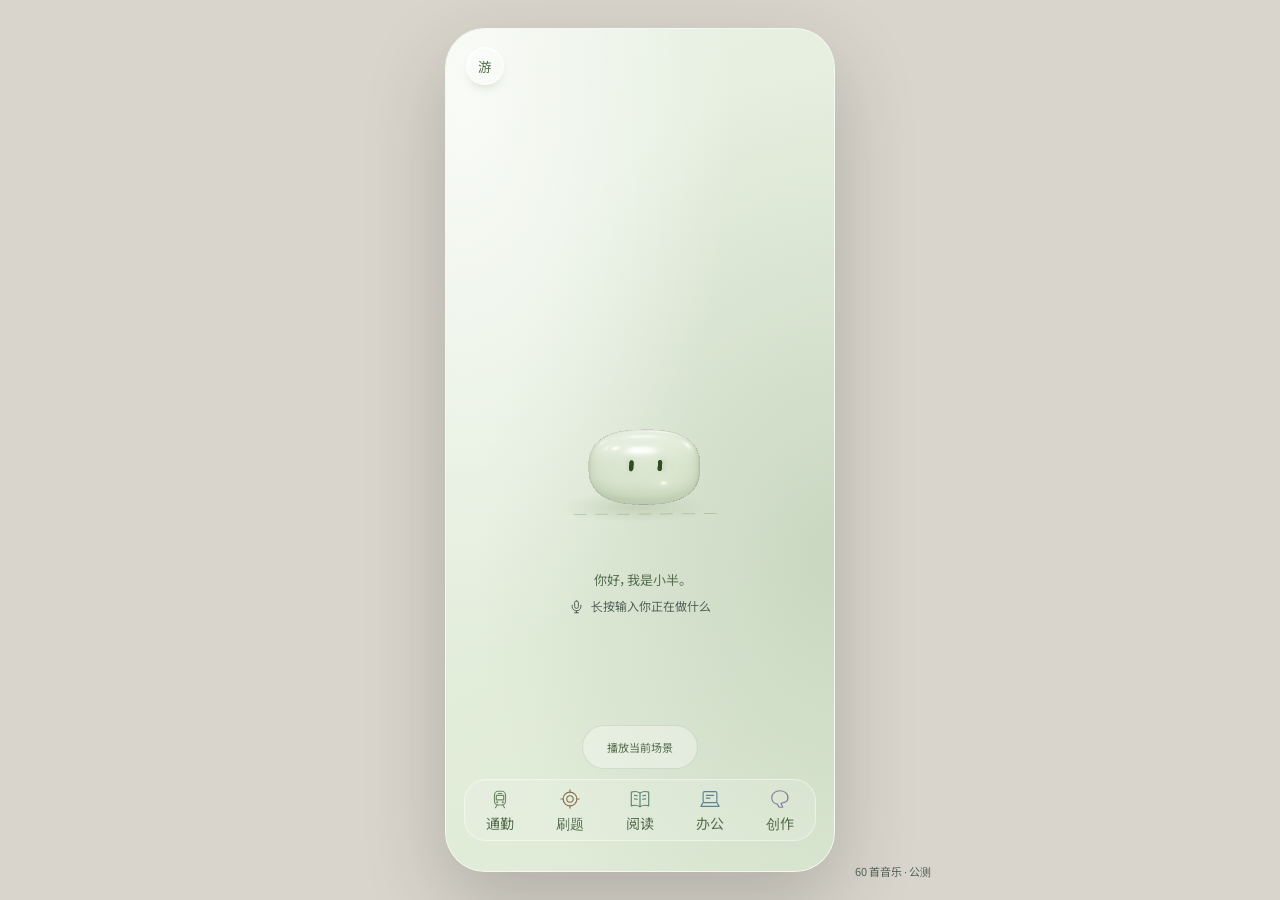
<file: index.html>
<!doctype html>
<html lang="zh-CN">
<head>
<meta charset="utf-8" />
<meta name="viewport" content="width=device-width, initial-scale=1.0, viewport-fit=cover" />
<title>半拍 BANPAI · 公开体验</title>
<style>html[data-starting] body { opacity: 0; pointer-events: none; }</style>
<script>
  document.documentElement.setAttribute('data-starting', '');
  // Deferred modules and styles finish before the first visible frame.
  document.addEventListener('DOMContentLoaded', () => {
    document.documentElement.removeAttribute('data-starting');
  }, {once:true});
</script>
<style>
  * { box-sizing: border-box; -webkit-tap-highlight-color: transparent; }
  :root {
    --ink: #202523;
    --muted: #6c7a70;
    --line: rgba(32,37,35,.10);
    --paper: #e3f0e7;
    --accent: #5f8471;
    --accent-deep: #476b58;
    --accent-soft: #d9ebdf;
    --glow: rgba(158,203,177,.5);
    --radius: 22px;
    --font: 'Yuanti SC', YouYuan, 'Segoe UI Rounded', 'PingFang SC', 'Microsoft YaHei', sans-serif;
  }
  html, body { margin: 0; height: 100%; }
  body {
    display: flex; align-items: center; justify-content: center;
    background: #d9d5cc; font-family: var(--font); color: var(--ink);
    -webkit-font-smoothing: antialiased;
    overflow: hidden;
  }
  button, input { font-family: inherit; }
  button { border: 0; background: none; color: inherit; padding: 0; cursor: pointer; }
  .phone {
    position: relative; width: 390px; max-width: 390px; height: 844px; max-height: 100dvh;
    background: var(--paper); overflow: hidden;
    border-radius: 40px; box-shadow: 0 30px 80px rgba(30,36,32,.22);
    border: 1px solid rgba(255,255,255,.55);
    transition: background .5s ease;
  }
  @media (max-width: 430px), (max-height: 860px) {
    .phone { width: 100%; height: 100dvh; border-radius: 0; border: 0; box-shadow: none; }
  }
  .phone[data-theme="study"] { --paper:#e3f0e7; --glow:rgba(158,203,177,.5); --accent:#5f8471; --accent-deep:#476b58; --accent-soft:#d9ebdf; }
  .phone[data-theme="office"] { --paper:#e1edf4; --glow:rgba(160,197,216,.5); --accent:#5f8393; --accent-deep:#476876; --accent-soft:#d8e9f0; }
  .phone[data-theme="focus"] { --paper:#f4ebdd; --glow:rgba(224,196,160,.5); --accent:#8c7253; --accent-deep:#6d573d; --accent-soft:#eddeca; }
  .phone[data-theme="commute"] { --paper:#e8f0e2; --glow:rgba(186,210,172,.5); --accent:#718a68; --accent-deep:#566d4e; --accent-soft:#dfebd6; }
  .phone[data-theme="relax"] { --paper:#f5e9e3; --glow:rgba(224,190,174,.5); --accent:#947563; --accent-deep:#75594a; --accent-soft:#eddcd2; }
  .phone[data-theme="sleep"] { --paper:#e7e8f1; --glow:rgba(172,178,204,.5); --accent:#79839b; --accent-deep:#5d677f; --accent-soft:#dcddea; }
  .screen {
    position: absolute; inset: 0; display: none; flex-direction: column;
    background:
      radial-gradient(120% 58% at 84% 0%, rgba(255,255,255,.4), rgba(255,255,255,0) 62%),
      radial-gradient(90% 55% at 8% 100%, var(--glow), rgba(255,255,255,0) 70%),
      linear-gradient(175deg, color-mix(in srgb, var(--paper) 88%, #fff) 0%, var(--paper) 100%);
    animation: fade .25s ease both;
  }
  .screen.is-active { display: flex; }
  @keyframes fade { from { opacity: 0; transform: translateY(4px); } to { opacity: 1; transform: none; } }
  .scroll { flex: 1 1 auto; min-height: 0; overflow-y: auto; scrollbar-width: none; }
  .scroll::-webkit-scrollbar { display: none; }

  /* ---------- 通用 ---------- */
  .icon { width: 18px; height: 18px; display: inline-block; vertical-align: middle; }
  .top { display: flex; align-items: center; justify-content: space-between; padding: 18px 20px 6px; }
  .avatar {
    width: 38px; height: 38px; border-radius: 50%; display: grid; place-items: center;
    background: rgba(255,255,255,.5); border: 1px solid var(--line); color: var(--accent-deep);
  }
  .device {
    display: inline-flex; align-items: center; gap: 6px; padding: 7px 10px;
    border-radius: 999px; background: rgba(255,255,255,.42); border: 1px solid var(--line);
    color: var(--muted); font-size: 10px;
  }
  .dot { width: 6px; height: 6px; border-radius: 50%; background: #6f8776; }
  .back {
    width: 36px; height: 36px; border-radius: 50%; border: 1px solid var(--line);
    background: rgba(255,255,255,.45); display: grid; place-items: center; color: var(--muted);
  }
  .center-title { text-align: center; font-size: 11px; color: var(--muted); letter-spacing: .08em; }
  .pill { display: inline-flex; align-items: center; gap: 5px; padding: 4px 9px; border-radius: 999px; background: var(--accent-soft); color: var(--accent-deep); font-size: 9px; }
  .muted { color: var(--muted); }
  .btn-primary {
    width: 100%; height: 46px; border-radius: 999px; background: var(--accent); color: #fff;
    font-size: 13px; font-weight: 500; display: flex; align-items: center; justify-content: center; gap: 8px;
  }
  .btn-ghost { height: 40px; border-radius: 999px; border: 1px solid var(--line); background: rgba(255,255,255,.45); font-size: 11px; color: var(--muted); }
  .toast {
    position: absolute; left: 50%; bottom: 92px; transform: translate(-50%, 8px);
    background: rgba(32,37,35,.88); color: #f4f1e9; font-size: 10px; padding: 9px 14px;
    border-radius: 999px; opacity: 0; pointer-events: none; transition: .22s; z-index: 99; white-space: nowrap;
  }
  .toast.show { opacity: 1; transform: translate(-50%, 0); }

  /* ---------- 登录 ---------- */
  #screen-login { padding: 26px 22px 18px; justify-content: space-between; overflow-y: auto; } #screen-login > div { width: 100%; }
  .brand { display: flex; align-items: center; gap: 10px; margin-top: 18px; }
  .brand-mark { display: inline-flex; align-items: flex-end; gap: 2px; width: 38px; height: 38px; padding-bottom: 12px; justify-content: center; border-radius: 50%; border: 1px solid var(--line); background: rgba(255,255,255,.5); }
  .brand-mark i { width: 2px; border-radius: 2px; background: var(--accent); display: block; }
  .brand-mark i:nth-child(1){height:9px} .brand-mark i:nth-child(2){height:16px} .brand-mark i:nth-child(3){height:11px}
  .brand b { display: block; font-size: 14px; letter-spacing: .08em; font-weight: 600; }
  .brand small { display: block; font-size: 8px; letter-spacing: .3em; color: var(--muted); margin-top: 2px; }
  .login-hero { margin-top: 34px; }
  .login-hero h1 { font-size: 32px; line-height: 1.3; font-weight: 500; margin: 0; letter-spacing: -.02em; }
  .login-hero h1 span { display: block; color: #78857d; }
  .login-hero p { margin: 12px 0 0; font-size: 11px; line-height: 1.7; color: var(--muted); }
  .auth-tabs { display: flex; gap: 20px; margin-top: 26px; font-size: 13px; color: var(--muted); }
  .auth-tabs button { padding-bottom: 6px; border-bottom: 2px solid transparent; }
  .auth-tabs button.active { color: var(--ink); border-color: var(--accent); font-weight: 500; }
  .auth-form { margin-top: 16px; display: flex; flex-direction: column; gap: 10px; width: 100%; } .auth-form[hidden] { display: none !important; }
  .auth-form input { height: 44px; border-radius: 14px; border: 1px solid var(--line); background: rgba(255,255,255,.5); padding: 0 13px; font-size: 12px; color: var(--ink); outline: none; }
  .auth-form input:focus { border-color: var(--accent); }
  .auth-code { display: flex; gap: 8px; }
  .auth-code input { flex: 1; }
  .auth-code button { flex: 0 0 96px; border-radius: 14px; border: 1px solid var(--line); background: rgba(255,255,255,.45); font-size: 10px; color: var(--muted); }
  .auth-agree { display: flex; gap: 8px; align-items: flex-start; font-size: 9px; color: var(--muted); line-height: 1.6; }
  .auth-agree input { margin-top: 2px; accent-color: var(--accent); }
  .auth-alt { text-align: center; font-size: 9px; color: var(--muted); margin-top: 14px; }
  .wechat-btn { background: #07c160; color: #fff; }
  .login-foot { text-align: center; font-size: 8px; color: var(--muted); }

  /* ---------- 新手教程 ---------- */
  #screen-onboard { padding: 22px 24px; justify-content: space-between; }
  .onboard-top { display: flex; justify-content: flex-end; }
  .skip { font-size: 11px; color: var(--muted); padding: 6px 4px; }
  .onboard-visual { height: 300px; border-radius: 28px; margin-top: 12px; position: relative; overflow: hidden; background: linear-gradient(160deg, rgba(255,255,255,.55), var(--accent-soft)); border: 1px solid var(--line); display: grid; place-items: center; }
  .onboard-visual .ring { width: 190px; height: 190px; border-radius: 50%; border: 1px solid rgba(95,132,113,.3); display: grid; place-items: center; }
  .onboard-visual .ring::before { content: ""; position: absolute; width: 130px; height: 130px; border: 1px solid rgba(95,132,113,.2); border-radius: 50%; }
  .onboard-visual .orb { width: 70px; height: 70px; border-radius: 50%; background: var(--accent); opacity: .85; animation: breathe 7s ease-in-out infinite; }
  @keyframes breathe { 0%,100%{transform:scale(.92);opacity:.6} 50%{transform:scale(1.06);opacity:.9} }
  .onboard-copy h2 { font-size: 25px; line-height: 1.35; font-weight: 500; margin: 20px 0 0; }
  .onboard-copy p { margin: 10px 0 0; font-size: 11px; line-height: 1.8; color: var(--muted); }
  .dots { display: flex; gap: 6px; margin-top: 14px; }
  .dots i { width: 5px; height: 5px; border-radius: 50%; background: rgba(32,37,35,.18); display: block; transition: .2s; }
  .dots i.active { width: 18px; border-radius: 99px; background: var(--accent); }
  .onboard-actions { display: flex; gap: 10px; }
  .onboard-actions .btn-primary { flex: 1; }

  /* ---------- 主界面 ---------- */
  .main-body { padding: 8px 22px 100px; }
  .greeting { margin-top: 18px; font-size: 30px; line-height: 1.35; font-weight: 500; letter-spacing: -.02em; }
  .greeting span { display: block; color: #78857d; }
  .status {
    display: flex; align-items: center; gap: 9px; margin-top: 18px; padding: 12px 14px;
    border-radius: 18px; background: rgba(255,255,255,.4); border: 1px solid var(--line);
    font-size: 10px; color: var(--muted);
  }
  .status b { color: var(--ink); font-size: 17px; font-weight: 500; }
  .status .tag { padding: 4px 8px; border-radius: 999px; background: var(--accent-soft); color: var(--accent-deep); font-size: 9px; }
  .status .arrow { margin-left: auto; color: var(--muted); }
  .section-title { margin: 26px 0 10px 2px; font-size: 10px; letter-spacing: .16em; color: var(--muted); }
  .rail { display: flex; gap: 9px; }
  .rec-card {
    flex: 0 0 26%; min-height: 88px; padding: 10px; border-radius: 16px;
    border: 1px solid var(--line); background: rgba(255,255,255,.32);
    display: flex; flex-direction: column; justify-content: space-between; text-align: left;
  }
  .rec-card.primary { flex-basis: 42%; min-height: 98px; background: var(--accent-soft); border-color: color-mix(in srgb, var(--accent) 30%, transparent); }
  .rec-card .cap { display: flex; justify-content: space-between; align-items: center; font-size: 8px; color: var(--muted); }
  .rec-card .name { font-size: 15px; font-weight: 500; }
  .rec-card.primary .name { font-size: 21px; }
  .rec-card .arrow { color: var(--muted); }
  .main-dock { position: absolute; left: 0; right: 0; bottom: 0; padding: 12px 22px calc(16px + env(safe-area-inset-bottom, 0px)); background: linear-gradient(180deg, rgba(255,255,255,0), var(--paper) 55%); }
  .play-entry { display: flex; align-items: center; gap: 11px; width: 100%; padding: 11px 14px; border-radius: 999px; background: var(--ink); color: #f7f4ed; text-align: left; box-shadow: 0 12px 26px rgba(32,37,35,.16); }
  .play-entry .icon-wrap { width: 32px; height: 32px; border-radius: 50%; display: grid; place-items: center; background: rgba(255,255,255,.12); }
  .play-entry b { display: block; font-size: 12px; font-weight: 500; }
  .play-entry small { display: block; margin-top: 2px; font-size: 8px; color: rgba(247,244,237,.6); }
  .play-entry .go { margin-left: auto; }

  /* ---------- 播放 ---------- */
  #screen-player { color: var(--ink); }
  .player-top { padding: 16px 18px 4px; display: flex; align-items: center; justify-content: space-between; }
  .player-top .center { text-align: center; }
  .player-top .center small { display: block; font-size: 8px; letter-spacing: .18em; color: var(--muted); }
  .player-top .center b { display: block; margin-top: 3px; font-size: 11px; font-weight: 500; }
  .player-stage { flex: 1 1 auto; min-height: 0; display: flex; flex-direction: column; align-items: center; justify-content: center; padding: 6px 24px 16px; }
  .player-orb { width: 238px; height: 238px; border-radius: 50%; border: 1px solid color-mix(in srgb, var(--accent) 28%, transparent); display: grid; place-items: center; position: relative; margin-bottom: 18px; }
  .player-orb::before { content: ""; position: absolute; width: 172px; height: 172px; border-radius: 50%; border: 1px solid color-mix(in srgb, var(--accent) 18%, transparent); }
  .player-orb::after { content: ""; position: absolute; width: 104px; height: 104px; border-radius: 50%; background: radial-gradient(circle at 50% 40%, rgba(255,255,255,.65), var(--accent-soft)); box-shadow: 0 18px 40px rgba(50,70,60,.16); animation: breathe 6s ease-in-out infinite; }
  .player-orb .wave { width: 52px; height: 22px; display: flex; align-items: center; justify-content: center; gap: 3px; z-index: 1; }
  .player-orb .wave i { width: 3px; border-radius: 99px; background: var(--accent); animation: wave 1.6s ease-in-out infinite; }
  .player-orb .wave i:nth-child(1){height:8px} .player-orb .wave i:nth-child(2){height:16px;animation-delay:.1s} .player-orb .wave i:nth-child(3){height:22px;animation-delay:.2s} .player-orb .wave i:nth-child(4){height:14px;animation-delay:.3s} .player-orb .wave i:nth-child(5){height:7px;animation-delay:.4s}
  @keyframes wave { 0%,100%{transform:scaleY(.7)} 50%{transform:scaleY(1.15)} }
  .player-title { font-size: 25px; line-height: 1.35; text-align: center; font-weight: 500; margin: 0; }
  .player-meta { margin: 6px 0 0; text-align: center; font-size: 9px; color: var(--muted); }
  .player-tags { display: flex; gap: 5px; justify-content: center; margin-top: 10px; }
  .player-tags span { padding: 5px 9px; border-radius: 999px; background: rgba(255,255,255,.4); border: 1px solid var(--line); font-size: 8px; color: var(--muted); }
  .player-dock { padding: 0 24px calc(18px + env(safe-area-inset-bottom, 0px)); }
  .progress { display: flex; align-items: center; gap: 8px; font-size: 8px; color: var(--muted); }
  .progress .track { flex: 1; height: 2px; background: rgba(32,37,35,.16); border-radius: 999px; position: relative; }
  .progress .track i { position: absolute; left: 0; top: 0; bottom: 0; width: 28%; border-radius: 999px; background: var(--accent); }
  .controls { display: flex; align-items: center; justify-content: center; gap: 26px; margin-top: 16px; }
  .like { width: 48px; height: 48px; border-radius: 50%; border: 1px solid var(--line); background: rgba(255,255,255,.45); display: grid; place-items: center; color: var(--muted); }
  .like.liked { color: #b06f5d; background: rgba(255,255,255,.65); }
  .play-big { width: 72px; height: 72px; border-radius: 50%; background: var(--ink); color: #f7f4ed; display: grid; place-items: center; box-shadow: 0 16px 36px rgba(32,37,35,.22); }
  .player-hint { text-align: center; font-size: 8px; color: var(--muted); margin: 16px 0 0; }
  .adjust-link { display: block; margin: 10px auto 0; font-size: 9px; color: var(--muted); text-decoration: underline; text-underline-offset: 3px; }

  /* ---------- 调节 ---------- */
  #screen-adjust { background: var(--paper); }
  .adjust-head { padding: 16px 20px 0; display: flex; justify-content: space-between; align-items: flex-start; }
  .adjust-head h2 { margin: 6px 0 0; font-size: 22px; font-weight: 500; }
  .adjust-head p { margin: 0; font-size: 9px; color: var(--muted); }
  .adjust-body { padding: 16px 20px 28px; }
  .adjust-group { border-top: 1px solid var(--line); padding: 16px 0; }
  .adjust-group:first-child { border-top: 0; padding-top: 4px; }
  .group-head { display: flex; align-items: baseline; justify-content: space-between; margin-bottom: 12px; }
  .group-head b { font-size: 13px; font-weight: 500; }
  .group-head span { font-size: 8px; color: var(--muted); }
  .energy-value { display: flex; justify-content: space-between; font-size: 10px; color: var(--muted); margin-bottom: 10px; }
  .energy-value b { color: var(--ink); font-size: 12px; }
  .energy-slider { width: 100%; height: 30px; accent-color: var(--accent); cursor: pointer; }
  .style-chips { display: flex; flex-wrap: wrap; gap: 7px; }
  .style-chips button { padding: 8px 11px; border-radius: 999px; border: 1px solid var(--line); background: rgba(255,255,255,.42); font-size: 9px; color: var(--muted); }
  .style-chips button.on { background: var(--accent); border-color: var(--accent); color: #fff; }
  .adjust-row { display: flex; align-items: center; justify-content: space-between; padding: 13px 0; border-top: 1px solid var(--line); }
  .adjust-row:first-of-type { border-top: 0; }
  .adjust-row .txt b { display: block; font-size: 11px; font-weight: 500; }
  .adjust-row .txt span { display: block; margin-top: 2px; font-size: 8px; color: var(--muted); }
  .switch { width: 42px; height: 24px; border-radius: 999px; background: #d9d5cc; position: relative; flex-shrink: 0; }
  .switch::after { content: ""; position: absolute; left: 2px; top: 2px; width: 20px; height: 20px; border-radius: 50%; background: #fff; transition: .2s; }
  .switch.on { background: var(--accent); }
  .switch.on::after { transform: translateX(18px); }
  .fav-head { display: flex; align-items: center; justify-content: space-between; margin-bottom: 8px; }
  .fav-head b { font-size: 13px; font-weight: 500; }
  .fav-head span { font-size: 8px; color: var(--muted); }
  .fav-list { border-top: 1px solid var(--line); }
  .fav-item { display: flex; align-items: center; gap: 10px; padding: 11px 0; border-bottom: 1px solid var(--line); }
  .fav-item .no { font-size: 8px; color: var(--muted); width: 16px; }
  .fav-item .body { flex: 1; min-width: 0; }
  .fav-item b { display: block; font-size: 10px; font-weight: 500; }
  .fav-item span { display: block; margin-top: 2px; font-size: 8px; color: var(--muted); }
  .expand { width: 100%; padding: 10px 0; font-size: 9px; color: var(--accent); text-align: center; }
  .fav-extra { display: none; }
  .fav-extra.open { display: block; }

  /* ---------- 我的 ---------- */
  #screen-profile { background: var(--paper); }
  .profile-body { padding: 8px 20px 28px; }
  .profile-head { display: flex; align-items: center; gap: 12px; margin-top: 12px; }
  .profile-avatar { width: 58px; height: 58px; border-radius: 50%; display: grid; place-items: center; background: var(--accent-deep); color: #fff; font-size: 18px; }
  .profile-head b { display: block; font-size: 17px; font-weight: 500; }
  .profile-head span { display: block; margin-top: 3px; font-size: 9px; color: var(--muted); }
  .stats { display: grid; grid-template-columns: repeat(3, 1fr); gap: 8px; margin-top: 18px; }
  .stat { background: rgba(255,255,255,.4); border: 1px solid var(--line); border-radius: 14px; padding: 10px; }
  .stat b { display: block; font-size: 17px; font-weight: 500; }
  .stat span { display: block; margin-top: 2px; font-size: 8px; color: var(--muted); }
  .sub-card { display: flex; align-items: center; gap: 10px; margin-top: 12px; padding: 12px 14px; border-radius: 16px; background: var(--accent-soft); color: var(--accent-deep); }
  .sub-card .txt { flex: 1; }
  .sub-card b { display: block; font-size: 10px; font-weight: 500; }
  .sub-card span { display: block; margin-top: 2px; font-size: 8px; opacity: .8; }
  .sub-card button { padding: 7px 10px; border-radius: 999px; background: rgba(255,255,255,.6); color: var(--accent-deep); font-size: 8px; }
  .p-block { margin-top: 22px; }
  .p-head { display: flex; align-items: baseline; justify-content: space-between; margin-bottom: 8px; }
  .p-head b { font-size: 13px; font-weight: 500; }
  .p-head button { font-size: 9px; color: var(--accent); }
  .p-list { border-top: 1px solid var(--line); }
  .p-item { display: flex; align-items: center; gap: 10px; padding: 10px 0; border-bottom: 1px solid var(--line); }
  .p-item .cover { width: 30px; height: 30px; border-radius: 9px; background: var(--accent-soft); display: grid; place-items: center; font-size: 10px; color: var(--accent-deep); }
  .p-item .txt { flex: 1; min-width: 0; }
  .p-item b { display: block; font-size: 10px; font-weight: 500; white-space: nowrap; overflow: hidden; text-overflow: ellipsis; }
  .p-item span { display: block; margin-top: 2px; font-size: 8px; color: var(--muted); }
  .p-item .play { width: 22px; height: 22px; border-radius: 50%; border: 1px solid var(--line); display: grid; place-items: center; color: var(--muted); }
  .p-extra { display: none; }
  .p-extra.open { display: block; }
  .settings { margin-top: 22px; border-top: 1px solid var(--line); }
  .setting-row { display: flex; align-items: center; justify-content: space-between; padding: 14px 0; border-bottom: 1px solid var(--line); font-size: 11px; color: var(--ink); }
  .setting-row span { color: var(--muted); font-size: 9px; }
  .logout { margin-top: 22px; color: #9c6f5c; font-size: 10px; text-align: center; padding: 10px; }
  .screen { overflow-y: auto; overflow-x: hidden; -webkit-overflow-scrolling: touch; }
  .preview-nav {
    position: fixed; right: 16px; top: 16px; z-index: 999; display: flex; align-items: center; gap: 4px;
    background: rgba(30,36,32,.78); color: #f4f1e9; padding: 6px 8px; border-radius: 999px;
    backdrop-filter: blur(10px); font-size: 10px;
  }
  .preview-nav span { opacity: .6; margin: 0 4px; }
  .preview-nav button { color: #f4f1e9; font-size: 10px; padding: 4px 7px; border-radius: 999px; }
  .preview-nav button:hover { background: rgba(255,255,255,.12); }
  @media (max-width: 760px) { .preview-nav { display: none; } }
  /* 状态选择整页 */
  #screen-scenes { background: var(--paper); }
  .scenes-body { padding: 18px 20px 28px; }
  .scenes-body h1 { margin: 18px 0 4px; font-size: 26px; font-weight: 500; line-height: 1.4; }
  .scenes-body > p { margin: 0 0 18px; font-size: 10px; color: var(--muted); }
  .scene-grid { display: grid; grid-template-columns: 1fr 1fr; gap: 10px; }
  .scene-tile { min-height: 108px; padding: 13px; border-radius: 18px; border: 1px solid var(--line); text-align: left; display: flex; flex-direction: column; justify-content: space-between; }
  .scene-tile .ico { width: 28px; height: 28px; border-radius: 50%; display: grid; place-items: center; background: rgba(255,255,255,.5); color: var(--accent-deep); font-size: 13px; }
  .scene-tile b { display: block; font-size: 17px; font-weight: 500; }
  .scene-tile span { display: block; margin-top: 3px; font-size: 8px; color: var(--muted); }
  .profile-avatar { display: flex !important; align-items: center; justify-content: center; line-height: 1 !important; overflow: hidden; color: #fff !important; font-size: 18px !important; margin: 0 !important; }
  .player-stage { touch-action: none; }
  .player-orb .pulse { position: absolute; border: 1px solid color-mix(in srgb, var(--accent) 22%, transparent); border-radius: 50%; animation: pulseRing 5s ease-out infinite; }
  .player-orb .pulse.p1 { width: 160px; height: 160px; }
  .player-orb .pulse.p2 { width: 208px; height: 208px; animation-delay: 2.5s; }
  @keyframes pulseRing { 0% { transform: scale(.62); opacity: .65; } 100% { transform: scale(1.28); opacity: 0; } }
  /* 场景搜索 */
  .scene-search { display: flex; align-items: center; gap: 9px; height: 44px; padding: 0 13px; margin: 0 0 12px; border: 1px solid var(--line); border-radius: 14px; background: rgba(255,255,255,.5); color: var(--muted); }
  .scene-search input { flex: 1; min-width: 0; border: 0; outline: none; background: transparent; color: var(--ink); font-size: 12px; }
  .scene-search input::placeholder { color: var(--faint); }
  .scene-search .clear { width: 20px; height: 20px; border-radius: 50%; background: var(--accent-soft); color: var(--muted); font-size: 12px; }
  .scene-recent { display: none !important; }
  .scene-recent p { margin: 0 0 7px 2px; font-size: 8px; letter-spacing: .12em; color: var(--faint); }
  .scene-recent .chips { display: flex; flex-wrap: wrap; gap: 6px; }
  .scene-recent button { padding: 6px 10px; border-radius: 999px; border: 1px solid var(--line); background: rgba(255,255,255,.4); font-size: 9px; color: var(--muted); }
  .scene-custom { display: flex; align-items: center; gap: 9px; padding: 11px 12px; margin: 0 0 12px; border: 1px solid var(--accent); border-radius: 14px; background: var(--accent-soft); color: var(--accent-deep); font-size: 10px; }
  .scene-custom span { flex: 1; }
  .scene-custom button { padding: 6px 10px; border-radius: 999px; background: var(--accent-deep); color: #fff; font-size: 8px; }
  .scene-empty { font-size: 10px; color: var(--muted); padding: 8px 2px 14px; }
  .player-canvas { position: absolute; inset: 0; width: 100%; height: 100%; z-index: 0; pointer-events: none; opacity: .8; }
  #screen-player .player-top, #screen-player .player-stage, #screen-player .player-dock { position: relative; z-index: 1; }
  [hidden] { display: none !important; }
  .scene-custom[hidden], .scene-empty[hidden], .scene-recent[hidden] { display: none !important; }
  .states-entry { display: flex; align-items: center; justify-content: center; gap: 6px; width: 100%; margin: 18px 0 0; padding: 11px; border-radius: 999px; border: 1px solid var(--line); background: rgba(255,255,255,.32); color: var(--muted); font-size: 10px; }
  .states-entry span { color: var(--accent); }
  .player-orb .wave { position: absolute !important; left: 50% !important; top: 50% !important; transform: translate(-50%, -50%) !important; z-index: 2; }
  .status, .device { cursor: pointer; }
  /* 身体状态详情 */
  #screen-status { background: var(--paper); }
  .status-body { padding: 8px 20px 28px; }
  .status-hero { margin-top: 16px; padding: 18px; border-radius: 24px; background: rgba(255,255,255,.42); border: 1px solid var(--line); }
  .status-hero .cap { display: flex; align-items: center; justify-content: space-between; font-size: 9px; color: var(--muted); }
  .status-hero .cap span:last-child { color: var(--accent); }
  .status-nums { display: flex; align-items: flex-end; gap: 24px; margin-top: 18px; }
  .status-num b { display: block; font-size: 38px; line-height: 1; font-weight: 500; letter-spacing: -.04em; }
  .status-num span { display: block; margin-top: 5px; font-size: 8px; color: var(--muted); }
  .status-num small { font-size: 11px; color: var(--muted); margin-left: 3px; }
  .status-chart { height: 82px; margin-top: 20px; display: flex; align-items: flex-end; gap: 4px; border-bottom: 1px solid var(--line); }
  .status-chart i { flex: 1; border-radius: 4px 4px 0 0; background: var(--accent-soft); display: block; }
  .status-chart i:nth-child(odd) { background: color-mix(in srgb, var(--accent) 40%, var(--accent-soft)); }
  .chart-caption { display: flex; justify-content: space-between; margin-top: 6px; font-size: 8px; color: var(--muted); }
  .metric-grid { display: grid; grid-template-columns: 1fr 1fr; gap: 8px; margin-top: 22px; }
  .metric { padding: 12px; border-radius: 16px; border: 1px solid var(--line); background: rgba(255,255,255,.32); }
  .metric b { display: block; font-size: 19px; font-weight: 500; }
  .metric span { display: block; margin-top: 3px; font-size: 8px; color: var(--muted); }
  .device-card { display: flex; align-items: center; gap: 10px; margin-top: 18px; padding: 13px; border-radius: 16px; background: var(--accent-soft); }
  .device-card .txt { flex: 1; }
  .device-card b { display: block; font-size: 10px; font-weight: 500; color: var(--accent-deep); }
  .device-card span { display: block; margin-top: 2px; font-size: 8px; color: var(--muted); }
  .status-note { margin-top: 12px; font-size: 8px; color: var(--muted); line-height: 1.7; }
  /* 搜索全屏 */
  #screen-search { background: var(--paper); }
  .search-head { display: flex; align-items: center; justify-content: space-between; padding: 16px 20px 0; }
  .search-head b { font-size: 13px; font-weight: 500; }
  .search-head button { font-size: 11px; color: var(--accent); }
  .search-input-wrap { display: flex; align-items: center; gap: 10px; margin: 20px 20px 0; padding: 0 0 13px; border-bottom: 1px solid var(--line); color: var(--muted); }
  .search-input-wrap input { flex: 1; border: 0; outline: 0; background: transparent; font-size: 19px; color: var(--ink); }
  .search-input-wrap input::placeholder { color: var(--faint); }
  .search-content { padding: 20px 20px 30px; overflow-y: auto; }
  .search-section { margin-top: 22px; }
  .search-section:first-child { margin-top: 0; }
  .search-section > p { margin: 0 0 8px 2px; font-size: 9px; color: var(--faint); letter-spacing: .1em; }
  .search-row { display: flex; align-items: center; gap: 12px; padding: 12px 0; border-bottom: 1px solid var(--line); text-align: left; width: 100%; }
  .search-row .ico { width: 34px; height: 34px; border-radius: 50%; border: 1px solid var(--line); background: rgba(255,255,255,.5); display: grid; place-items: center; color: var(--accent-deep); font-size: 13px; flex: 0 0 34px; }
  .search-row .txt { flex: 1; min-width: 0; }
  .search-row b { display: block; font-size: 13px; font-weight: 500; }
  .search-row span { display: block; margin-top: 3px; font-size: 8px; color: var(--muted); }
  .search-row .go { color: var(--muted); font-size: 13px; }
  .search-empty { font-size: 10px; color: var(--muted); padding: 12px 0; }
  .search-custom { display: flex; align-items: center; justify-content: space-between; gap: 10px; margin-top: 14px; padding: 12px; border: 1px solid var(--line); border-radius: 14px; background: rgba(255,255,255,.4); font-size: 9px; color: var(--muted); }
  .search-custom button { padding: 7px 10px; border-radius: 999px; background: var(--accent-deep); color: #fff; font-size: 8px; }
  /* 播放键绝对水平居中 */
  .controls { position: relative; height: 72px; display: flex; align-items: center; justify-content: center; }
  .play-big { position: absolute; left: 50%; top: 50%; transform: translate(-50%, -50%); }
  .like { position: absolute; left: 50%; top: 50%; transform: translate(calc(-50% - 92px), -50%); }
</style>
<script type="importmap">{"imports":{"three":"./assets/three/three.module.js"}}</script><style>.preview-nav{display:none!important}#public-start{display:block;margin:0 auto 8px;min-height:44px;padding:6px 24px;border-radius:24px;background:#ffffff54;color:var(--accent-deep)}</style></head>
<body>
<link rel="icon" href="data:,">
<nav class="preview-nav" aria-label="预览页面切换">
  <span>预览</span>
  <button data-preview="login">登录</button>
  <button data-preview="onboard">教程</button><button data-preview="scenes">状态</button><button data-preview="status">身体</button><button data-preview="search">搜索</button>
  <button data-preview="main">主界面</button>
  <button data-preview="player">播放</button>
  <button data-preview="adjust">调节</button>
  <button data-preview="profile">我的</button>
</nav>
<div class="phone" id="phone" data-theme="commute">

  <!-- 登录 / 注册 -->
  <section class="screen" id="screen-login">
    <div>
      <div class="brand">
        <span class="brand-mark"><i></i><i></i><i></i></span>
        <span><b>半拍</b><small>BANPAI</small></span>
      </div>
      <div class="login-hero">
        <h1>把声音<br /><span>交给此刻的场景。</span></h1>
        <p>选一个状态，半拍会根据场景、时间与身体数据，给你一组更合适的背景音乐。</p>
      </div>

      <div class="auth-tabs">
        <button class="active" data-auth="login">登录</button>
        <button data-auth="register">注册</button>
      </div>

      <form class="auth-form" id="login-form">
        <input type="tel" placeholder="手机号（登录 UI 预留）" aria-label="手机号" />
        <div class="auth-code">
          <input type="text" placeholder="验证码" aria-label="验证码" />
          <button type="button" class="code-btn">获取验证码</button>
        </div>
        <label class="auth-agree">
          <input type="checkbox" checked />
          <span>我已阅读并同意《用户协议》与《隐私政策》</span>
        </label>
        <button type="submit" class="btn-primary">登录</button>
      </form>

      <form class="auth-form" id="register-form" hidden>
        <input type="text" placeholder="昵称" aria-label="昵称" />
        <input type="tel" placeholder="手机号" aria-label="注册手机号" />
        <div class="auth-code">
          <input type="text" placeholder="验证码" aria-label="注册验证码" />
          <button type="button" class="code-btn">获取验证码</button>
        </div>
        <label class="auth-agree">
          <input type="checkbox" checked />
          <span>我已阅读并同意《用户协议》与《隐私政策》</span>
        </label>
        <button type="submit" class="btn-primary">注册并开始</button>
      </form>

      <button class="btn-primary wechat-btn" id="wechat-login" style="margin-top:12px">微信一键登录（接口预留）</button>
      <p class="auth-alt">登录 / 注册接口已预留，不接真实微信服务</p>
    </div>
    <p class="login-foot">BANPAI · 场景音乐助手</p>
  </section>

  <!-- 首次使用教程 -->
  <section class="screen" id="screen-onboard">
    <div class="onboard-top"><button class="skip" id="onboard-skip">跳过</button></div>
    <div>
      <div class="onboard-visual">
        <span class="ring"><span class="orb"></span></span>
      </div>
      <div class="onboard-copy">
        <h2 id="onboard-title">先选一个<br />此刻的状态。</h2>
        <p id="onboard-desc">学习、办公、通勤、放松……半拍会按你正在做的事，给出一组不打扰的背景音乐。</p>
      </div>
      <div class="dots" id="onboard-dots"><i class="active"></i><i></i><i></i></div>
    </div>
    <div class="onboard-actions">
      <button class="btn-ghost" id="onboard-prev" style="flex:0 0 90px">上一步</button>
      <button class="btn-primary" id="onboard-next">下一步</button>
    </div>
  </section>

  <!-- 主界面 -->
  <section class="screen" id="screen-main" tabindex="0" aria-label="首页，左右滑动进入播放，上滑选择状态">
    <div class="top">
      <button class="avatar" id="open-profile" aria-label="打开个人中心">游</button>
      <span class="device" id="open-device" role="button" tabindex="0" aria-label="查看设备与身体状态"><span class="dot"></span>手环 02 · 76%</span>
    </div>
    <div class="scroll main-body">
      <h1 class="greeting">晚上好。<span>此刻，把声音交给场景。</span></h1>
      <div class="status" id="open-status" role="button" tabindex="0" aria-label="查看身体状态">
        <span class="tag">平稳</span>
        <span>心率 <b id="hr-value">71</b> <small>bpm</small></span>
        <span style="opacity:.3">|</span>
        <span>呼吸 <b id="resp-value">13.7</b> <small>次/分</small></span>
        <span class="arrow">›</span>
      </div>


      <p class="section-title">此刻适合</p>
      <div class="rail">
<button class="rec-card" data-scene="commute"><svg class="scene-symbol" viewBox="0 0 24 24" fill="none" stroke="currentColor" stroke-width="1.4"><path d="M5 7h14v11H5z M8 18l-2 4m10-4 2 4M8 11h8"/></svg><span class="name">通勤</span></button><button class="rec-card" data-scene="focus"><svg class="scene-symbol" viewBox="0 0 24 24" fill="none" stroke="currentColor" stroke-width="1.4"><path d="m5 19 3-8L17 2l5 5-9 9zM8 11l5 5"/></svg><span class="name">刷题</span></button><button class="rec-card" data-scene="reading"><svg class="scene-symbol" viewBox="0 0 24 24" fill="none" stroke="currentColor" stroke-width="1.4"><path d="M12 5C8 2 4 3 2 4v15c4-2 7-1 10 1 3-2 6-3 10-1V4c-4-2-7-1-10 1v15"/></svg><span class="name">阅读</span></button><button class="rec-card" data-scene="office"><svg class="scene-symbol" viewBox="0 0 24 24" fill="none" stroke="currentColor" stroke-width="1.4"><path d="M4 4h16v13H4zM1 21h22l-3-4H4z"/></svg><span class="name">办公</span></button><button class="rec-card" data-scene="creative"><svg class="scene-symbol" viewBox="0 0 24 24" fill="none" stroke="currentColor" stroke-width="1.4"><path d="M12 3a8 8 0 0 0-8 12c2 2 4 1 5 3 1 3 5 4 7 1l-2-3c-1-2 4-1 5-3A8 8 0 0 0 12 3z"/></svg><span class="name">创作</span></button></div>
            <p style="margin:16px 0 0;text-align:center;font-size:8px;color:var(--muted)">左滑进入播放 · 点击下方查看全部状态</p>
      <button class="states-entry" id="open-scenes">查看全部状态 <span>→</span></button>
    </div>
  </section>

  <!-- 状态选择 -->
  <section class="screen" id="screen-scenes">
    <div class="top">
      <button class="back" id="scenes-back" aria-label="返回">
        <svg class="icon" viewBox="0 0 24 24" fill="none" stroke="currentColor" stroke-width="1.8"><path d="M14.5 6.5L9 12l5.5 5.5"/></svg>
      </button>
      <div class="center-title">选择状态</div>
      <span style="width:36px"></span>
    </div>
    <div class="scroll scenes-body">
      <h1>此刻，<br />想进入哪种状态？</h1>
      <p>所有状态都可以直接进入 · 上滑/返回可回到主界面</p>
      <label class="scene-search">
        <svg class="icon" viewBox="0 0 24 24" fill="none" stroke="currentColor" stroke-width="1.6"><circle cx="11" cy="11" r="7"/><path d="M16.5 16.5L21 21"/></svg>
        <input id="scene-search" type="text" maxlength="200" enterkeyhint="done" placeholder="说说你此刻在做什么" aria-label="输入此刻状态" />
        <button type="button" class="clear" id="scene-search-clear" aria-label="清空">×</button>
      </label>
      <div class="scene-recent" id="scene-recent"></div>
      <div class="scene-custom" id="scene-custom" hidden><span id="scene-custom-label"></span><button type="button" id="scene-custom-play">用这个状态开始</button></div>
      <div class="scene-empty" id="scene-empty" hidden>没有匹配的状态，直接使用上面的自定义状态。</div>
      <div class="scene-grid">
<button class="scene-tile" data-scene-theme="commute"><span class="ico"><svg viewBox="0 0 24 24" fill="none" stroke="currentColor" stroke-width="1.4"><path d="M5 7h14v11H5z M8 18l-2 4m10-4 2 4M8 11h8"/></svg></span><span><b>通勤</b><span>移动中 · 柔和过渡</span></span></button><button class="scene-tile" data-scene-theme="focus"><span class="ico"><svg viewBox="0 0 24 24" fill="none" stroke="currentColor" stroke-width="1.4"><path d="m5 19 3-8L17 2l5 5-9 9zM8 11l5 5"/></svg></span><span><b>刷题</b><span>逐题推进</span></span></button><button class="scene-tile" data-scene-theme="reading"><span class="ico"><svg viewBox="0 0 24 24" fill="none" stroke="currentColor" stroke-width="1.4"><path d="M12 5C8 2 4 3 2 4v15c4-2 7-1 10 1 3-2 6-3 10-1V4c-4-2-7-1-10 1v15"/></svg></span><span><b>阅读</b><span>安静翻页</span></span></button><button class="scene-tile" data-scene-theme="office"><span class="ico"><svg viewBox="0 0 24 24" fill="none" stroke="currentColor" stroke-width="1.4"><path d="M4 4h16v13H4zM1 21h22l-3-4H4z"/></svg></span><span><b>办公</b><span>收束杂念</span></span></button><button class="scene-tile" data-scene-theme="creative"><span class="ico"><svg viewBox="0 0 24 24" fill="none" stroke="currentColor" stroke-width="1.4"><path d="M12 3a8 8 0 0 0-8 12c2 2 4 1 5 3 1 3 5 4 7 1l-2-3c-1-2 4-1 5-3A8 8 0 0 0 12 3z"/></svg></span><span><b>创作</b><span>让灵感展开</span></span></button>
      </div>
    </div>
  </section>

  <!-- 身体状态 -->
  <section class="screen" id="screen-status">
    <div class="top">
      <button class="back" id="status-back" aria-label="返回" onclick="show('screen-main')"><svg class="icon" viewBox="0 0 24 24" fill="none" stroke="currentColor" stroke-width="1.8"><path d="M14.5 6.5L9 12l5.5 5.5"/></svg></button>
      <div class="center-title">身体状态</div>
      <span style="width:36px"></span>
    </div>
    <div class="scroll status-body">
      <div class="status-hero">
        <div class="cap"><span>今日 · 实时</span><span>手环 02 已连接</span></div>
        <div class="status-nums">
          <div class="status-num"><b>71</b><span>心率 · bpm</span></div>
          <div class="status-num"><b>13.7</b><span>呼吸 · 次/分</span></div>
        </div>
        <div class="status-chart" aria-hidden="true"><i style="height:34%"></i><i style="height:46%"></i><i style="height:42%"></i><i style="height:55%"></i><i style="height:49%"></i><i style="height:62%"></i><i style="height:58%"></i><i style="height:53%"></i><i style="height:66%"></i><i style="height:60%"></i><i style="height:48%"></i><i style="height:44%"></i><i style="height:39%"></i><i style="height:51%"></i><i style="height:57%"></i><i style="height:50%"></i><i style="height:46%"></i><i style="height:42%"></i></div>
        <div class="chart-caption"><span>09:00</span><span>现在</span></div>
      </div>
      <div class="metric-grid">
        <div class="metric"><b>98%</b><span>血氧 SpO₂</span></div>
        <div class="metric"><b>48 ms</b><span>HRV · 演示</span></div>
        <div class="metric"><b>平稳</b><span>当前状态</span></div>
        <div class="metric"><b>76%</b><span>设备电量</span></div>
      </div>
      <div class="device-card"><span style="font-size:18px">◉</span><span class="txt"><b>半拍手环 02</b><span>已连接 · 数据仅用于音乐适配</span></span><span>›</span></div>
      <p class="status-note">这些数据用于判断此刻更适合舒缓还是更有推动的声音，不构成医疗诊断或建议。若身体不适，请先休息。</p>
      <button class="btn-ghost" style="width:100%;margin-top:18px" onclick="show('screen-main')">返回主界面</button>
    </div>
  </section>

  <!-- 全屏搜索 -->
  <section class="screen" id="screen-search">
    <div class="search-head"><b>搜索</b><button id="search-cancel" onclick="show('screen-scenes')">取消</button></div>
    <div class="search-input-wrap">
      <svg class="icon" viewBox="0 0 24 24" fill="none" stroke="currentColor" stroke-width="1.6"><circle cx="11" cy="11" r="7"/><path d="M16.5 16.5L21 21"/></svg>
      <input id="global-search" type="search" placeholder="你的日程安排是什么？" aria-label="搜索你的日程安排" />
    </div>
    <div class="scroll search-content" id="search-content"></div>
  </section>

  <!-- 播放 -->
  <section class="screen" id="screen-player">
    <canvas class="player-canvas" id="player-canvas" aria-hidden="true"></canvas>
    <div class="player-top">
      <button class="back" id="player-back" aria-label="返回">
        <svg class="icon" viewBox="0 0 24 24" fill="none" stroke="currentColor" stroke-width="1.8"><path d="M14.5 6.5L9 12l5.5 5.5"/></svg>
      </button>
      
      <button class="back" id="player-more" aria-label="偏好设置" onclick="show('screen-adjust')">
        <svg class="icon" viewBox="0 0 24 24" fill="currentColor"><circle cx="6" cy="12" r="1.3"/><circle cx="12" cy="12" r="1.3"/><circle cx="18" cy="12" r="1.3"/></svg>
      </button>
    </div>
    <div class="player-stage">
      <div class="player-orb">
        <span class="pulse p1"></span>
        <span class="pulse p2"></span>
        <span class="wave"><i></i><i></i><i></i><i></i><i></i></span>
      </div>
      <h1 class="player-title">经过的城市</h1>
      <p class="player-meta">半拍声音实验室 · 4 分钟</p>
      <div class="player-tags"><span>轻电子</span><span>通勤</span><span>模拟播放</span></div>
    </div>
    <div class="player-dock">
      <div class="progress"><span>00:12</span><span class="track"><i></i></span><span>04:18</span></div>
      <div class="controls">
        <button class="like" id="like-btn" aria-label="喜欢">
          <svg class="icon" viewBox="0 0 24 24" fill="none" stroke="currentColor" stroke-width="1.6"><path d="M12 19.7S5.2 15.5 5.2 10.6A4.1 4.1 0 0112 7.9a4.1 4.1 0 016.8 2.7c0 4.9-6.8 9.1-6.8 9.1z"/></svg>
        </button>
        <button class="play-big" id="play-toggle" aria-label="暂停">
          <svg class="icon" id="play-icon" viewBox="0 0 24 24" fill="currentColor"><path d="M7.5 5h3v14h-3zM13.5 5h3v14h-3z"/></svg>
        </button>
      </div>
      <p class="player-hint">左右滑动切歌 · 上滑调节</p>
      <button class="adjust-link" id="open-adjust">调整音乐偏好</button>
    </div>
  </section>

  <!-- 调节 -->
  <section class="screen" id="screen-adjust"><iframe id="xy-preview" src="refined-xy.html?embed=1" title="XY音乐调节" style="position:absolute;inset:0;width:100%;height:100%;border:0;z-index:10"></iframe><div style="display:none">
    <div class="adjust-head">
      <div><p>正在听 · 通勤</p><h2>调节</h2></div>
      <button class="back" id="adjust-close" aria-label="关闭">×</button>
    </div>
    <div class="scroll adjust-body">
      <div class="adjust-group">
        <div class="group-head"><b>音乐偏好</b><span>自动保存</span></div>
        <div class="energy-value"><span>能量</span><b id="energy-label">平衡 · 46</b></div>
        <input class="energy-slider" id="energy-slider" type="range" min="0" max="100" value="46" aria-label="能量" />
        <div class="style-chips" id="style-chips">
          <button class="on">氛围钢琴</button><button>环境声</button><button>轻电子</button>
          <button class="on">极简古典</button><button>Lo-fi</button><button>白噪音</button>
        </div>
      </div>
      <div class="adjust-group">
        <div class="group-head"><b>播放习惯</b><span>低频设置</span></div>
        <div class="adjust-row"><span class="txt"><b>自然衔接</b><span>曲目之间用环境声过渡</span></span><button class="switch on" aria-label="自然衔接"></button></div>
        <div class="adjust-row"><span class="txt"><b>定时淡出</b><span>未设定 · 结束时缓慢降低音量</span></span><span class="muted">›</span></div>
        <div class="adjust-row"><span class="txt"><b>个性化推荐</b><span>结合场景与身体数据</span></span><button class="switch on" aria-label="个性化推荐"></button></div>
      </div>
      <div class="adjust-group">
        <div class="fav-head"><b>我的收藏</b><span id="fav-count">4 首</span></div>
        <div class="fav-list">
          <div class="fav-item"><span class="no">01</span><span class="body"><b>经过的城市</b><span>轻电子 · 4 分钟</span></span><span class="muted">▶</span></div>
          <div class="fav-item"><span class="no">02</span><span class="body"><b>留白的边缘</b><span>氛围钢琴 · 5 分钟</span></span><span class="muted">▶</span></div>
          <div class="fav-extra" id="fav-extra">
            <div class="fav-item"><span class="no">03</span><span class="body"><b>雨后的纸页</b><span>氛围钢琴 · 4 分钟</span></span><span class="muted">▶</span></div>
            <div class="fav-item"><span class="no">04</span><span class="body"><b>缓慢的直线</b><span>轻电子 · 6 分钟</span></span><span class="muted">▶</span></div>
          </div>
        </div>
        <button class="expand" id="fav-expand">展开全部（4）</button>
      </div>
    </div>
  </div></section>

  <!-- 我的 -->
  <section class="screen" id="screen-profile">
    <div class="top">
      <button class="back" id="profile-back" aria-label="返回">
        <svg class="icon" viewBox="0 0 24 24" fill="none" stroke="currentColor" stroke-width="1.8"><path d="M14.5 6.5L9 12l5.5 5.5"/></svg>
      </button>
      <div class="center-title">个人中心</div>
      <span style="width:36px"></span>
    </div>
    <div class="scroll profile-body">
      <div class="profile-head">
        <div class="profile-avatar">游</div>
        <div><b>游客 · 半拍</b><span>本机号 8F8B01 · 加入于刚刚</span></div>
      </div>
      <div class="stats">
        <div class="stat"><b>1</b><span>已听次数</span></div>
        <div class="stat"><b>4</b><span>喜欢的曲目</span></div>
        <div class="stat"><b>3</b><span>历史记录</span></div>
      </div>
      <div class="sub-card">
        <span style="font-size:18px">♛</span>
        <span class="txt"><b>当前 · 免费版</b><span>会员权益即将开放</span></span>
        <button>了解权益</button>
      </div>

      <div class="p-block">
        <div class="p-head"><b>历史记录</b><button id="history-expand">查看全部（3）</button></div>
        <div class="p-list">
          <div class="p-item"><span class="cover">♪</span><span class="txt"><b>经过的城市</b><span>通勤 · 刚刚</span></span><span class="play">▶</span></div>
          <div class="p-item"><span class="cover">♪</span><span class="txt"><b>留白的边缘</b><span>办公 · 昨天</span></span><span class="play">▶</span></div>
          <div class="p-extra" id="history-extra">
            <div class="p-item"><span class="cover">♪</span><span class="txt"><b>雨后的纸页</b><span>学习 · 昨天</span></span><span class="play">▶</span></div>
          </div>
        </div>
      </div>

      <div class="p-block">
        <div class="p-head"><b>我的喜欢</b><button id="likes-expand">查看全部（4）</button></div>
        <div class="p-list">
          <div class="p-item"><span class="cover">♥</span><span class="txt"><b>经过的城市</b><span>喜欢于 2 天前</span></span><span class="play">▶</span></div>
          <div class="p-item"><span class="cover">♥</span><span class="txt"><b>留白的边缘</b><span>喜欢于 3 天前</span></span><span class="play">▶</span></div>
          <div class="p-extra" id="likes-extra">
            <div class="p-item"><span class="cover">♥</span><span class="txt"><b>雨后的纸页</b><span>喜欢于 5 天前</span></span><span class="play">▶</span></div>
            <div class="p-item"><span class="cover">♥</span><span class="txt"><b>缓慢的直线</b><span>喜欢于 6 天前</span></span><span class="play">▶</span></div>
          </div>
        </div>
      </div>

      <div class="settings"><label class="setting-row">自然衔接 <input type="checkbox" checked aria-label="自然衔接" style="accent-color:#718a68"></label><label class="setting-row">个性化推荐 <input type="checkbox" checked aria-label="个性化推荐" style="accent-color:#718a68"></label>
        <div class="setting-row" data-unavailable="wechat">设备绑定 <span>半拍手环 02 · 76% ›</span></div>
        <div class="setting-row">播放偏好 <span>已同步 ›</span></div>
        <div class="setting-row" data-unavailable="wechat">订阅与账单 <span>即将开放 ›</span></div>
        <div class="setting-row">隐私与数据 <span>›</span></div>
      </div>
      <button class="logout" id="logout">退出登录</button>
    </div>
  </section>

  <div class="toast" id="toast" role="status" aria-live="polite"></div>
</div>

<script>
  // ---------- 预留的登录 / 注册接口 ----------
  // 后续接入微信小程序时，替换为 wx.login + 后端 code2session。
  window.BanpaiAuth = {
    async loginWithWeChat() {
      // TODO: wx.login -> POST /api/v1/auth/wechat { code }
      return { ok: true, token: null };
    },
    async loginWithPhone(phone, code) {
      // TODO: POST /api/v1/auth/phone { phone, code }
      return { ok: true, token: null };
    },
    async register(payload) {
      // TODO: POST /api/v1/auth/register
      return { ok: true, token: null };
    },
    async logout() {
      // TODO: POST /api/v1/auth/logout
      return { ok: true };
    }
  };

  const phone = document.getElementById('phone');
  const screens = [...document.querySelectorAll('.screen')];
  const toastEl = document.getElementById('toast');
  let toastTimer = null;
  let onboardIndex = 0;
  let currentTheme = 'commute';

  var selectedScene = "commute";
  function chooseScene(id) {
    selectedScene=id; phone.dataset.theme=id;
    document.querySelectorAll(".rec-card").forEach(c=>c.setAttribute("aria-pressed",String(c.dataset.scene===id)));
  }
  function show(id) {
    phone.dataset.theme=(id === "screen-main" || id === "screen-scenes") ? selectedScene : currentTheme;
    screens.forEach((s) => s.classList.toggle('is-active', s.id === id));
    window.scrollTo(0, 0);
  }
  function toast(text) {
    toastEl.textContent = text;
    toastEl.classList.add('show');
    clearTimeout(toastTimer);
    toastTimer = setTimeout(() => toastEl.classList.remove('show'), 1800);
  }
  function setTheme(theme) {
    currentTheme = theme;
    document.querySelector('#screen-player').dataset.scene = theme;
    phone.dataset.theme = theme;
    if (typeof tracks !== 'undefined' && tracks) { trackIndex = 0; renderTrack(); }
    const frame = document.getElementById('xy-preview');
    if (frame && frame.contentWindow) frame.contentWindow.postMessage({type:'banpai-scene',scene:theme},location.origin);
  }
  function afterLogin() {
    if (localStorage.getItem('banpai.mp.onboarded') !== '1') {
      onboardIndex = 0;
      renderOnboard();
      show('screen-onboard');
    } else {
      setTheme('commute');
      show('screen-main');
    }
  }

  // 登录 / 注册 tab
  document.querySelectorAll('[data-auth]').forEach((btn) => {
    btn.addEventListener('click', () => {
      const mode = btn.dataset.auth;
      document.querySelectorAll('[data-auth]').forEach((b) => b.classList.toggle('active', b === btn));
      document.getElementById('login-form').hidden = mode !== 'login';
      document.getElementById('register-form').hidden = mode !== 'register';
    });
  });
  document.getElementById('login-form').addEventListener('submit', async (e) => {
    e.preventDefault();
    await window.BanpaiAuth.loginWithPhone('', '');
    toast('登录接口已预留');
    afterLogin();
  });
  document.getElementById('register-form').addEventListener('submit', async (e) => {
    e.preventDefault();
    await window.BanpaiAuth.register({});
    toast('注册接口已预留');
    afterLogin();
  });
  document.getElementById('wechat-login').addEventListener('click', async () => {
    await window.BanpaiAuth.loginWithWeChat();
    toast('微信登录接口已预留');
    afterLogin();
  });
  document.querySelectorAll('.code-btn').forEach((btn) => {
    btn.addEventListener('click', () => toast('验证码接口已预留'));
  });

  // 新手教程
  const onboardData = [
    { title: '先选一个<br>此刻的状态。', desc: '学习、办公、通勤、放松……半拍会按你正在做的事，给出一组不打扰的背景音乐。' },
    { title: '下滑，<br>看见更多状态。', desc: '主界面上滑或点击入口，能看到所有状态；选好后直接进入播放，不需要来回滑动。' },
    { title: '身体数据，<br>也参与推荐。', desc: '连接手环后，心率与血氧会帮助半拍判断此刻适合更舒缓还是更有推动的声音。' }
  ];
  function renderOnboard() {
    document.getElementById('onboard-title').innerHTML = onboardData[onboardIndex].title;
    document.getElementById('onboard-desc').textContent = onboardData[onboardIndex].desc;
    document.querySelectorAll('#onboard-dots i').forEach((dot, i) => dot.classList.toggle('active', i === onboardIndex));
    document.getElementById('onboard-next').textContent = onboardIndex === 2 ? '开始使用' : '下一步';
    document.getElementById('onboard-prev').style.visibility = onboardIndex === 0 ? 'hidden' : 'visible';
  }
  document.getElementById('onboard-next').addEventListener('click', () => {
    if (onboardIndex < 2) { onboardIndex += 1; renderOnboard(); return; }
    finishOnboard();
  });
  document.getElementById('onboard-prev').addEventListener('click', () => {
    if (onboardIndex > 0) { onboardIndex -= 1; renderOnboard(); }
  });
  document.getElementById('onboard-skip').addEventListener('click', finishOnboard);
  function finishOnboard() {
    localStorage.setItem('banpai.mp.onboarded', '1');
    show('screen-main');
  }

  // 主界面 → 播放
  document.querySelectorAll('.rec-card').forEach((card) => {
    card.addEventListener('click', () => {
      chooseScene(card.dataset.scene);
    });
  });
  // Home gestures share the selected-scene queue/background transition.
  function enterSelectedPlayer() {
    if (currentTheme !== selectedScene || !tracks.length) setTheme(selectedScene);
    show('screen-player');
    document.dispatchEvent(new CustomEvent('banpai-enter-player', {detail:{scene:selectedScene}}));
  }
  document.addEventListener('banpai-home-swipe', enterSelectedPlayer);
  document.getElementById('player-back').addEventListener('click', () => show('screen-main'));
  document.getElementById('screen-main').addEventListener('keydown', event => { if(event.target.id === 'screen-main' && (event.key === 'ArrowLeft' || event.key === 'ArrowRight')) {event.preventDefault();enterSelectedPlayer();} });

  // 播放控制
  let playing = true;
  const playIcon = document.getElementById('play-icon');
  document.getElementById('play-toggle').addEventListener('click', () => {
    playing = !playing;
    playIcon.innerHTML = playing
      ? '<path d="M7.5 5h3v14h-3zM13.5 5h3v14h-3z"/>'
      : '<path d="M8 5.2v13.6L19 12z"/>';
  });
  const likeBtn = document.getElementById('like-btn');
  likeBtn.addEventListener('click', () => {
    likeBtn.classList.toggle('liked');
    toast(likeBtn.classList.contains('liked') ? '已喜欢，加入收藏' : '已取消喜欢');
  });

  // 调节面板
  document.getElementById('open-adjust').addEventListener('click', () => show('screen-adjust'));
  document.getElementById('adjust-close').addEventListener('click', () => show('screen-player'));
  document.getElementById('energy-slider').addEventListener('input', (e) => {
    const v = Number(e.target.value);
    const mood = v < 34 ? '更安静' : v > 66 ? '更有推动' : '平衡';
    document.getElementById('energy-label').textContent = `${mood} · ${v}`;
  });
  document.querySelectorAll('.style-chips button').forEach((btn) => {
    btn.addEventListener('click', () => btn.classList.toggle('on'));
  });
  document.querySelectorAll('.switch').forEach((sw) => {
    sw.addEventListener('click', () => sw.classList.toggle('on'));
  });
  let favOpen = false;
  document.getElementById('fav-expand').addEventListener('click', () => {
    favOpen = !favOpen;
    document.getElementById('fav-extra').classList.toggle('open', favOpen);
    document.getElementById('fav-expand').textContent = favOpen ? '收起收藏' : '展开全部（4）';
  });

  // 我的 / 渐进披露
  document.getElementById('open-profile').addEventListener('click', () => show('screen-profile'));
  document.getElementById('profile-back').addEventListener('click', () => show('screen-main'));
  function bindDisclosure(buttonId, extraId, count) {
    let open = false;
    const btn = document.getElementById(buttonId);
    btn.addEventListener('click', () => {
      open = !open;
      document.getElementById(extraId).classList.toggle('open', open);
      btn.textContent = open ? '收起' : `查看全部（${count}）`;
    });
  }
  bindDisclosure('history-expand', 'history-extra', 3);
  bindDisclosure('likes-expand', 'likes-extra', 4);
  document.getElementById('logout').addEventListener('click', async () => {
    await window.BanpaiAuth.logout();
    localStorage.removeItem('banpai.mp.onboarded');
    show('screen-login');
    toast('已退出登录');
  });

  // 初始化
  renderOnboard();
  show('screen-main');
</script>
<script>
  // 浏览器预览快捷入口：?screen=main / player / adjust / profile / onboard
  (function () {
    var name = new URLSearchParams(location.search).get('screen');
    if (!name) return;
    var target = document.getElementById('screen-' + name);
    if (!target) return;
    if (name === 'player' || name === 'adjust' || name === 'profile') {
      document.getElementById('phone').dataset.theme = 'commute';
    }
    if (name === 'onboard') { onboardIndex = 0; renderOnboard(); }
    show(target.id);
  })();
  // 状态选择页
  document.querySelectorAll('.scene-tile').forEach(function (tile) {
    tile.addEventListener('click', function () {
      chooseScene(tile.getAttribute('data-scene-theme'));
      show('screen-main');
    });
  });
  document.getElementById('scenes-back').addEventListener('click', function () { show('screen-main'); });
  document.getElementById('open-scenes').addEventListener('click', function () { show('screen-scenes'); });

  // 主界面下滑 → 更多状态
  // 播放页左右滑切歌（单独监听视觉区，避免与滚动冲突）
  var playerStage = document.querySelector('.player-stage');
  var stageStart = null;
  playerStage.addEventListener('pointerdown', function (e) {
    e.stopPropagation();
    if(!e.isPrimary||e.button!==0||e.target.closest('button,input,a,[role=slider]'))return;
    stageStart = { x: e.clientX, y: e.clientY, at: performance.now(), id:e.pointerId };
    playerStage.setPointerCapture(e.pointerId);
  });
  playerStage.addEventListener('pointercancel', function () { stageStart=null; });
  playerStage.addEventListener('pointerup', function (e) {
    e.stopPropagation();
    if (!stageStart||stageStart.id!==e.pointerId) return;
    var dx = e.clientX - stageStart.x;
    var dy = e.clientY - stageStart.y;
    var duration=performance.now()-stageStart.at;
    stageStart = null;
    if(duration>900)return;
    if (Math.abs(dx) > 90 && Math.abs(dx) > Math.abs(dy)*1.8) {
      changeTrack(dx < 0 ? 1 : -1);
    } else if (dy < -60) {
      show('screen-adjust');
    } else if (dy > 60) {
      show('screen-main');
    }
  });
  // 预览页面切换（仅桌面浏览器显示，不进入小程序 UI）
  document.querySelectorAll('[data-preview]').forEach(function (btn) {
    btn.addEventListener('click', function () {
      var name = btn.getAttribute('data-preview');

      if (name === 'onboard') { onboardIndex = 0; renderOnboard(); }
      show('screen-' + name);
    });
  });

  // 手势：左/右/上/下滑切换页面或歌曲
  // Visual samples only; playback is intentionally not simulated as real audio.
  var tracks = [];
  var sceneSamples = {commute:['经过的城市','沿途微光'],office:['留白的边缘','安静的工作台'],reading:['雨后的纸页','翻页之间'],focus:['缓慢的直线','心流之间'],creative:['纸上的灵感','灵感之间']};
  function selectedTracks() {
    return (sceneSamples[currentTheme] || []).map(function(title) {
      return {title:title,meta:'界面演示曲目 · 未连接音频',tags:['场景内播放','演示'],theme:currentTheme};
    });
  }
  var trackIndex = 0;
  var swipeStart = null;
  function renderTrack() {
    tracks = selectedTracks();
    var t = tracks[trackIndex];
    if (!t) return;
    document.querySelector('.player-title').textContent = t.title;
    document.querySelector('.player-meta').textContent = t.meta;
    document.querySelector('.player-tags').innerHTML = t.tags.map(function (x) { return '<span>' + x + '</span>'; }).join('');

  }
  function changeTrack(delta) {
    tracks = selectedTracks();
    if (!tracks.length) return;
    trackIndex = (trackIndex + delta + tracks.length) % tracks.length;
    renderTrack();
    toast(delta > 0 ? '下一首：' + tracks[trackIndex].title : '上一首：' + tracks[trackIndex].title);
  }
  phone.addEventListener('pointerdown', function (e) {
    if (!e.isPrimary||e.button!==0||e.target.closest('button, a, input, textarea, [role=slider], .player-dock, .energy-slider')) {swipeStart=null;return;}
    swipeStart = { x: e.clientX, y: e.clientY, at:performance.now() };
  });
  phone.addEventListener('pointercancel', function () { swipeStart=null; });
  document.addEventListener('visibilitychange', function () { if(document.hidden)swipeStart=null; });
  phone.addEventListener('pointerup', function (e) {
    if (!swipeStart) return;
    var dx = e.clientX - swipeStart.x;
    var dy = e.clientY - swipeStart.y;
    var duration=performance.now()-swipeStart.at;
    swipeStart = null;
    if(duration>900)return;
    if (Math.max(Math.abs(dx), Math.abs(dy)) < 52) return;
    var active = document.querySelector('.screen.is-active');
    if (!active) return;
    var id = active.id;
    if (id === 'screen-main') {
      if (Math.abs(dx) > 90 && Math.abs(dx) > Math.abs(dy)*1.8) enterSelectedPlayer();
      return;
    }
    if (id === 'screen-player') return; // Track gestures belong only to the central visual region.
    if (id === 'screen-adjust' && dy > 0) { show('screen-player'); return; }
    if (id === 'screen-profile' && dx > 0) { show('screen-main'); return; }
    if (id === 'screen-onboard' && dx < 0) {
      if (onboardIndex < 2) { onboardIndex += 1; renderOnboard(); } else { finishOnboard(); }
    }
  });
</script><script>
(function () {
  var phoneEl = document.getElementById('phone');
  var sceneSearch = document.getElementById('scene-search');
  var searchScreen = document.getElementById('screen-search');
  var globalInput = document.getElementById('global-search');
  var content = document.getElementById('search-content');
  var cancel = document.getElementById('search-cancel');
  var HISTORY_KEY = 'banpai.mp.searchHistory';

  function history() {
    try {
      var a = JSON.parse(localStorage.getItem(HISTORY_KEY) || '[]');
      return Array.isArray(a) ? a.filter(function (x) { return typeof x === 'string'; }).slice(0, 6) : [];
    } catch (e) { return []; }
  }
  function remember(text) {
    var v = String(text || '').trim();
    if (!v) return;
    var next = [v].concat(history().filter(function (x) { return x !== v; })).slice(0, 6);
    try { localStorage.setItem(HISTORY_KEY, JSON.stringify(next)); } catch (e) {}
  }
  var suggestions = [
    {name:'通勤',desc:'移动中',theme:'commute',icon:'→'},
    {name:'刷题',desc:'逐题推进',theme:'focus',icon:'→'},
    {name:'阅读',desc:'安静翻页',theme:'reading',icon:'→'},
    {name:'办公',desc:'收束杂念',theme:'office',icon:'→'},
    {name:'创作',desc:'让灵感展开',theme:'creative',icon:'→'}
  ];
  function row(name, desc, icon, onClick) {
    var btn = document.createElement('button');
    btn.className = 'search-row';
    btn.type = 'button';
    btn.innerHTML = '<span class="ico">' + icon + '</span><span class="txt"><b></b><span></span></span><span class="go">›</span>';
    btn.querySelector('b').textContent = name;
    btn.querySelector('.txt span').textContent = desc;
    btn.addEventListener('click', onClick);
    return btn;
  }
  function openSearch() {
    show('screen-search');
    globalInput.value = '';
    renderSearch('');
    setTimeout(function () { globalInput.focus(); }, 120);
  }
  function renderSearch(q) {
    content.innerHTML = '';
    var query = String(q || '').trim().toLowerCase();
    var hist = history();

    if (!query) {
      var recentSection = document.createElement('div');
      recentSection.className = 'search-section';
      recentSection.innerHTML = '<p>最近</p>';
      if (hist.length) {
        hist.forEach(function (item) {
          recentSection.appendChild(row(item, '搜索记录', '↺', function () {
            globalInput.value = item;
            renderSearch(item);
          }));
        });
      } else {
        recentSection.appendChild(row('快速任务', '场景', 'ϟ', function () {
          show('screen-scenes');
        }));
      }
      content.appendChild(recentSection);

      var suggestSection = document.createElement('div');
      suggestSection.className = 'search-section';
      suggestSection.innerHTML = '<p>建议</p>';
      suggestions.forEach(function (s) {
        suggestSection.appendChild(row(s.name, s.desc, s.icon, function () {
          remember(s.name); window.BanpaiSceneInput.submit(s.name);
        }));
      });
      content.appendChild(suggestSection);
      return;
    }

    var matches = suggestions.filter(function (s) {
      return s.name.toLowerCase().indexOf(query) !== -1 || s.desc.toLowerCase().indexOf(query) !== -1;
    });
    var resultSection = document.createElement('div');
    resultSection.className = 'search-section';
    resultSection.innerHTML = '<p>搜索结果</p>';
    matches.forEach(function (s) {
      resultSection.appendChild(row(s.name, s.desc, s.icon, function () {
        remember(s.name); window.BanpaiSceneInput.submit(s.name);
      }));
    });
    if (!matches.length) {
      var empty = document.createElement('p');
      empty.className = 'search-empty';
      empty.textContent = '没有完全匹配的建议';
      resultSection.appendChild(empty);
    }
    content.appendChild(resultSection);

    var custom = document.createElement('div');
    custom.className = 'search-custom';
    custom.innerHTML = '<span></span><button type="button">选择状态</button>';
    custom.querySelector('span').textContent = '用「' + q + '」查找场景';
    custom.querySelector('button').addEventListener('click', function () {
      remember(q); window.BanpaiSceneInput.submit(q);
    });
    content.appendChild(custom);
  }

  if (globalInput) {
    globalInput.addEventListener('input', function () { renderSearch(globalInput.value); });
    globalInput.addEventListener('keydown', function (e) {
      if (e.key === 'Enter') {
        e.preventDefault();
        var q = globalInput.value.trim();
        if (!q) return;
        remember(q); window.BanpaiSceneInput.submit(q);
      }
    });
  }
  if (cancel) cancel.addEventListener('click', function () { show('screen-scenes'); });

  // 主界面 → 身体状态详情
  var openStatus = document.getElementById('open-status');
  var openDevice = document.getElementById('open-device');
  var statusBack = document.getElementById('status-back');
  if (openStatus) openStatus.addEventListener('click', function () { show('screen-status'); });
  if (openDevice) openDevice.addEventListener('click', function () { show('screen-status'); });
  // 预览/导航进入搜索时也渲染内容
  document.querySelectorAll('[data-preview="search"]').forEach(function (btn) {
    btn.addEventListener('click', function () { setTimeout(openSearch, 30); });
  });
  if (new URLSearchParams(location.search).get('screen') === 'search') {
    setTimeout(openSearch, 60);
  }
})();
</script></body>
</html>



















<div style="position:fixed;bottom:8px;left:12px;z-index:9999;font-size:10px;color:#7c897c">界面预览 · 音频与账户未连接</div><style>.home-dimmer{position:absolute;inset:0;background:#24372a20;z-index:40}.home-card{position:absolute;top:75px;left:20px;right:45px;background:#f2f7ee;border:1px solid #fff;border-radius:24px;padding:23px;box-shadow:0 12px 35px #24372a20;animation:popIn .25s ease-out}.home-card.device-card-new{left:65px;right:20px;text-align:center}.home-card h3{font-weight:500;font-size:18px;margin:0 0 8px}.home-card small{font-size:10px;color:#85907f}.home-card button{display:flex;align-items:center;gap:12px;width:100%;padding:18px 0;border-top:1px solid #718a6820;font-size:13px;text-align:left}.home-card button span{margin-left:auto;color:#82907a}.home-card .orb-device{width:95px;height:95px;border:1px solid #718a6830;border-radius:50%;margin:25px auto;display:grid;place-items:center;font-size:38px;color:#718a68}.home-card .device-action{display:block;text-align:center;background:#718a68;color:white;border-radius:30px;padding:12px;margin:20px 0}.rec-card{position:relative;overflow:hidden;transition:transform .2s}.rec-card:active{transform:scale(.96)}.rec-card:after{content:'';position:absolute;bottom:-50px;right:-20px;width:120px;height:120px;border:1px solid #718a6830;border-radius:50%;box-shadow:0 0 0 20px #718a680a,0 0 0 40px #718a6808;pointer-events:none}#screen-adjust.is-active iframe{animation:drawerUp .4s cubic-bezier(.2,.8,.2,1)}@keyframes drawerUp{from{transform:translateY(65%);border-radius:35px}to{transform:translateY(0);border-radius:0}}@keyframes popIn{from{opacity:0;transform:translateY(-10px) scale(.97)}to{opacity:1;transform:none}}@media(prefers-reduced-motion:reduce){#screen-adjust.is-active iframe,.home-card{animation:none}}</style><script>
(function(){const phone=document.getElementById('phone');function close(){const e=phone.querySelector('.home-dimmer');if(e)e.remove();}function overlay(kind){close();const backdrop=document.createElement('div');backdrop.className='home-dimmer';const card=document.createElement('div');card.className='home-card'+(kind==='device'?' device-card-new':'');card.innerHTML=kind==='personal'?'<h3>本机体验</h3><small>我的此刻</small><button data-target="screen-profile" data-profile-section="history">◷ 最近听过<span>历史记录 ›</span></button><button data-target="screen-profile" data-profile-section="likes">♡ 我的喜欢<span>›</span></button><button data-target="screen-profile">○ 个人中心<span>›</span></button>':'<h3>连接你的设备</h3><div class="orb-device">◉</div><p>尚未连接设备</p><button class="device-action" data-device="true">连接设备</button><small>不连接设备，也可以听音乐。</small>';backdrop.onclick=close;card.onclick=e=>{e.stopPropagation();const b=e.target.closest('button');if(!b)return;close();if(b.dataset.target)show(b.dataset.target);else if(b.dataset.device){show('screen-status');}};backdrop.append(card);phone.append(backdrop);}document.getElementById('open-profile').addEventListener('click',e=>{e.preventDefault();e.stopImmediatePropagation();overlay('personal');},true);document.getElementById('open-device').innerHTML='<span class="dot"></span>设备 ＋';document.getElementById('open-device').addEventListener('click',e=>{e.preventDefault();e.stopImmediatePropagation();overlay('device');},true);})();
</script><script>
(function(){const frame=document.getElementById('xy-preview');function sync(){frame.contentWindow.postMessage({type:'banpai-scene',scene:document.querySelector('.phone').dataset.theme||'commute'},location.origin)}frame.addEventListener('load',sync);sync()})();
</script><style>
#screen-main .greeting span{color:var(--accent);font-weight:400}
#screen-main .rail{overflow-x:auto;padding:4px 0 12px;align-items:stretch}
#screen-main .rec-card,#screen-main .rec-card.primary{flex:0 0 39%;min-height:145px;padding:13px;border-radius:20px;border-color:#ffffffbb;box-shadow:0 8px 20px #20252308}
#screen-main .rec-card:after{width:80px;height:80px;right:-8px;bottom:30px;border-color:var(--accent);opacity:.22;box-shadow:0 0 0 12px var(--accent-soft),0 0 0 25px var(--accent-soft)}
#screen-main .rec-card .cap,#screen-main .rec-card .name{position:relative;z-index:1}
#screen-main .rec-card .name,#screen-main .rec-card.primary .name{font-size:18px}
#screen-main .play-entry{background:var(--accent-deep)}.home-card{background:var(--paper)}
</style>
<link rel="stylesheet" href="assets/refinement.css"><script src="assets/refinement.js"></script>
<link rel="stylesheet" href="assets/concepts.css"><script src="assets/concepts.js"></script>
<link rel="stylesheet" href="assets/atmosphere.css"><script src="assets/atmosphere.js"></script>
<link rel="stylesheet" href="assets/glass.css"><script src="assets/listening-session.js"></script><script src="assets/orbit-renderer.js"></script><script src="assets/glass.js"></script>
<link rel="stylesheet" href="assets/pet.css?v=companion-20261113"><script type="module" src="assets/pet.js?v=voice-fit1"></script><style>
.phone[data-theme=reading]{--paper:#e3f0e7;--accent:#5f8471;--accent-deep:#476b58;--accent-soft:#d9ebdf;--muted:#657d6d}
.phone[data-theme=creative]{--paper:#e7e5f1;--accent:#857da0;--accent-deep:#665c80;--accent-soft:#ded9ed;--muted:#776d88}
#screen-main .rail{grid-template-columns:repeat(5,minmax(0,1fr))}#screen-main .rec-card[aria-pressed=true]{background:#ffffff60!important;border-radius:18px}.scene-tile .ico svg{width:24px;height:24px}
.player-pet{position:absolute;right:14px;bottom:75px;width:64px;height:66px;padding:0;border:0;background:none;touch-action:manipulation;z-index:10}.player-pet canvas{width:100%;height:100%}.player-pet:focus-visible{outline:2px solid var(--accent);border-radius:20px}.player-dock{position:relative}.player-orb{transform:translate(var(--sound-x,0px),var(--sound-y,0px)) scale(var(--beat-scale,1))!important}.player-orb .track-lines{transform-origin:120px 120px;transform:rotate(var(--beat-turn,0deg));opacity:var(--beat-opacity,.5)}
</style>
<link rel="stylesheet" href="assets/ui-v3.css?v=ui3"><script src="assets/profile-polish.js?v=ui3"></script>

<link rel="stylesheet" href="assets/responsive.css?v=wechat-fit3"><script src="assets/scene-intent.js"></script><script src="assets/responsive.js?v=fit1"></script>

<script src="assets/scene-icons.js?v=line1"></script>

<script src="assets/static-api.js?v=playtest-fixes1"></script><script src="assets/live-player.js?v=playtest-fixes1"></script><script src="assets/live-app.js?v=playtest-fixes1"></script>

<style>
.progress .music-seek{appearance:none;-webkit-appearance:none;flex:1;min-width:0;width:100%;height:36px;margin:0;background:transparent;cursor:pointer;touch-action:none;--played:0%}
.music-seek::-webkit-slider-runnable-track{height:3px;border-radius:99px;background:linear-gradient(to right,var(--accent) var(--played),#20252329 var(--played))}
.music-seek::-webkit-slider-thumb{appearance:none;-webkit-appearance:none;width:14px;height:14px;margin-top:-5.5px;border-radius:50%;background:var(--accent-deep)}
.music-seek::-moz-range-track{height:3px;background:#20252329}.music-seek::-moz-range-progress{height:3px;background:var(--accent)}.music-seek::-moz-range-thumb{width:14px;height:14px;border:0;border-radius:50%;background:var(--accent-deep)}
.music-seek:focus-visible{outline:2px solid var(--accent-deep);outline-offset:3px;border-radius:8px}
</style>

<style>
#screen-profile .p-item{text-align:left;min-height:48px}
#screen-profile .p-item b{font-size:13px;color:var(--ink)}
#screen-profile .p-item .txt>span{font-size:11px}
#screen-profile .expanded-records{max-height:280px;overflow-y:auto;overscroll-behavior:contain}
#screen-profile .p-head button{min-height:36px;font-size:12px}
</style>
</file>
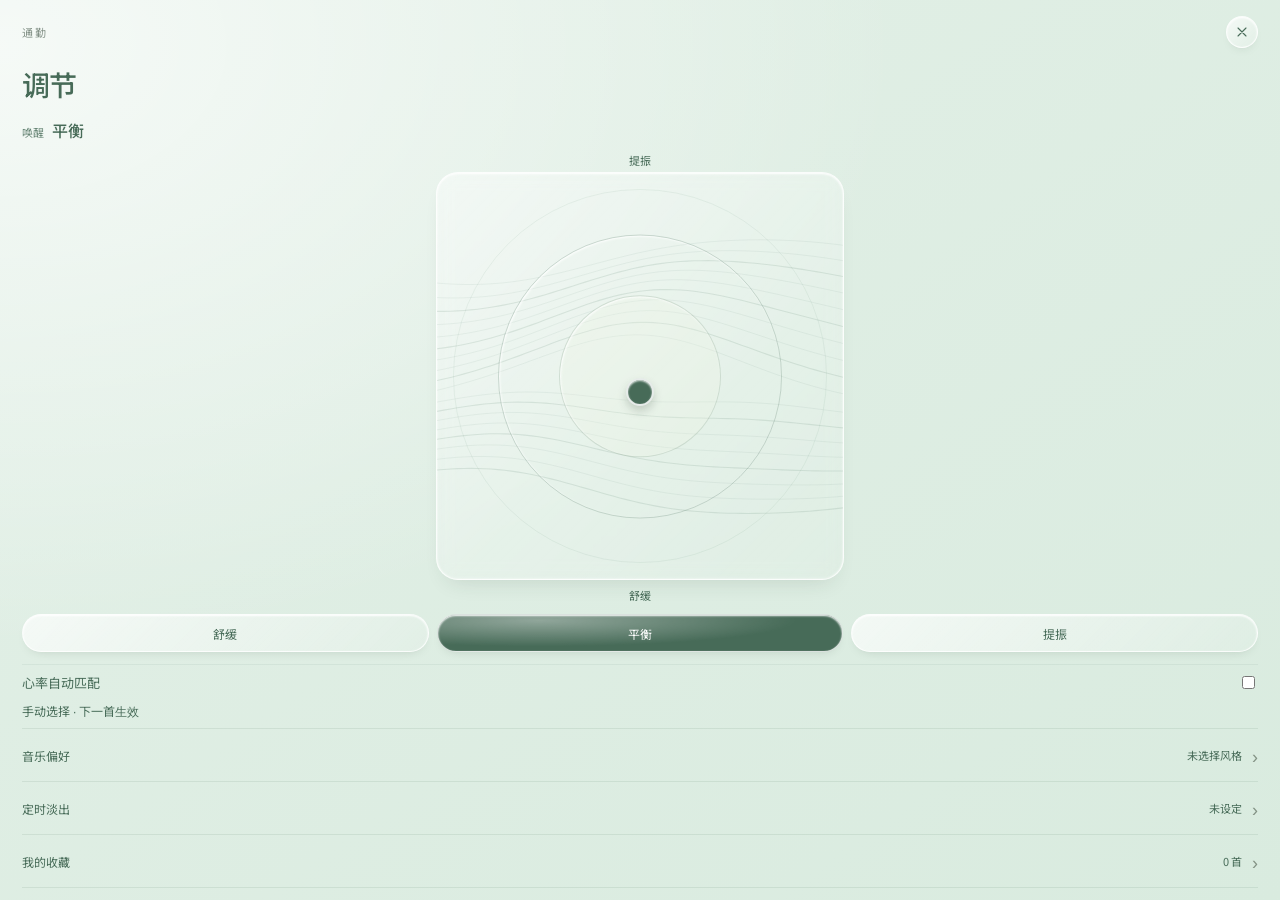
<file: refined-xy.html>
<!doctype html><html lang="zh-CN"><meta charset="utf-8"><meta name="viewport" content="width=device-width,initial-scale=1"><title>半拍 · XY 调节提案</title><!-- 自然衔接与个性化推荐：设计默认开启；开关归属个人设置，不在本调节页展示。此预览未接入播放/推荐后端，不代表算法已启用。 --><style>
*{box-sizing:border-box}body{margin:0;background:#e9e8e1;color:#26392e;font-family:'PingFang SC',sans-serif;padding:48px 28px}header{max-width:1130px;margin:0 auto 30px;display:flex;justify-content:space-between;align-items:end}h1{font-size:28px;font-weight:500;margin:8px 0}header p{color:#718075;font-size:13px}.brand{font-size:11px;letter-spacing:3px}main{display:grid;grid-template-columns:repeat(3,1fr);gap:26px;max-width:1130px;margin:auto}.option>p{font-size:12px;color:#748276;margin:14px 4px}.phone{background:#e3f0e7;border-radius:36px;border:1px solid #f9fffb;padding:28px 22px 22px;box-shadow:0 18px 40px #35463612;min-height:690px;overflow:hidden}.top{display:flex;justify-content:space-between;align-items:center;font-size:20px}.top small{font-size:10px;letter-spacing:2px;color:#849288}.close{border:1px solid #58715f25;border-radius:50%;width:30px;height:30px;background:#ffffff50;color:#647e6c;font-size:19px}h2{font-size:28px;font-weight:400;margin:24px 0 8px}.sub{font-size:11px;line-height:1.8;color:#7d8d80;margin:0}.state{display:flex;justify-content:space-between;align-items:center;margin:25px 0 18px}.state strong{font-size:17px;font-weight:500}.state span{font-size:11px;color:#6c8373}.touchbox{position:relative;padding:24px 24px 28px}.pad{aspect-ratio:1;position:relative;touch-action:none;cursor:crosshair;outline:none;background:radial-gradient(circle at 70% 24%,#fafff6cc,transparent 65%),linear-gradient(0deg,#cbded0,#eaf4df);border:1px solid #65867530;border-radius:24px}.pad:focus-visible{outline:2px solid #4d725d;outline-offset:5px}.axis{position:absolute;font-size:10px;color:#7a8e7e;white-space:nowrap}.high{top:0;left:50%;transform:translateX(-50%)}.low{bottom:2px;left:50%;transform:translateX(-50%)}.soft{left:-7px;top:50%;writing-mode:vertical-rl}.bright{right:-7px;top:50%;writing-mode:vertical-rl}.cross{position:absolute;pointer-events:none;background:#5f847124}.cross.h{left:12%;right:12%;height:1px;top:50%}.cross.v{top:12%;bottom:12%;width:1px;left:50%}.ring{position:absolute;inset:16%;border:1px solid #5d846b22;border-radius:50%;pointer-events:none}.ring.r2{inset:30%}.knob{position:absolute;left:48%;top:54%;width:28px;height:28px;transform:translate(-50%,-50%);border-radius:50%;background:#557860;border:7px solid #f1f8ee;box-shadow:0 0 0 1px #789d7b60,0 5px 18px #3e664344;pointer-events:none;z-index:3}.a .pad{background:repeating-linear-gradient(0deg,transparent 0,transparent 35px,#668b7220 36px),linear-gradient(0deg,#d8e7df,#e7f0d7)}.a .pad:before{content:'';position:absolute;inset:14%;border-radius:45% 55% 65% 35%;border:1px solid #658f6b30;transform:rotate(-22deg)}.b .phone{background:linear-gradient(160deg,#edf3e7,#e0ede7)}.b .pad{border-radius:50%;background:radial-gradient(ellipse at 50% 55%,#d1dfb4,#e2eedc 45%,#f6f8e9 74%);box-shadow:inset 0 0 45px #fff8;border-color:#73917825}.b .knob{background:#6c8251;box-shadow:0 0 32px 14px #9caf6a36}.c .pad{border-radius:12px;background:linear-gradient(90deg,#f0ede0aa,#d9e9d6aa),linear-gradient(0deg,#d0e0db,#eff0d2)}.c .ring{border-radius:8px;inset:12%}.c .r2{inset:28%}.c .pad:before{content:'';position:absolute;inset:0;background:repeating-linear-gradient(0deg,transparent 0,transparent calc(25% - 1px),#6a887326 calc(25% - 1px),#6a887326 25%),repeating-linear-gradient(90deg,transparent 0,transparent calc(25% - 1px),#6a887326 calc(25% - 1px),#6a887326 25%)}.presets{display:flex;gap:7px;margin:18px 0}.presets button{flex:1;font-size:10px;border:1px solid #5b7d6829;background:#ffffff35;color:#68816e;border-radius:25px;padding:10px 0;cursor:pointer}.presets button.on{background:#567560;color:white;border-color:transparent}.readout{display:flex;justify-content:space-between;padding:17px 2px;border-top:1px solid #5f847123;border-bottom:1px solid #5f847123}.readout label{display:block;color:#839084;font-size:9px;margin-bottom:7px}.readout b{font-size:18px;font-weight:400}.readout small{font-size:10px}.bottom{display:flex;align-items:center;gap:10px;padding-top:22px}.disc{width:35px;height:35px;border:1px solid #607a6530;border-radius:50%;display:grid;place-items:center}.song{flex:1;font-size:11px}.song small{display:block;color:#849287;font-size:9px;margin-top:4px}.hint{font-size:9px;color:#8a988d;text-align:center;margin:17px 0 0}footer{text-align:center;font-size:11px;color:#849086;margin:30px}button{font-family:inherit}@media(max-width:850px){main{grid-template-columns:1fr;max-width:370px}header{display:block;max-width:370px}.phone{min-height:660px}}@media(prefers-reduced-motion:no-preference){.knob{transition:box-shadow .15s}}
main{display:block;max-width:370px}.phone{min-height:620px}.state{margin-top:28px;margin-bottom:24px}.touchbox{margin:12px 0 24px}.bottom{margin-top:30px;border-top:1px solid #5f847123}body{padding:30px 20px}
.disclosures{margin-top:24px;border-top:1px solid #5f847123}details{border-bottom:1px solid #5f847123}summary{list-style:none;cursor:pointer;padding:19px 0;display:flex;align-items:center;gap:10px;font-size:12px}summary::-webkit-details-marker{display:none}summary .summary-value{margin-left:auto;font-size:10px;color:#809184;max-width:165px;overflow:hidden;text-overflow:ellipsis;white-space:nowrap}summary:after{content:'›';font-size:18px;color:#839284;transition:transform .2s}details[open]>summary:after{transform:rotate(90deg)}.details-body{padding:0 0 20px}.style-options{display:flex;flex-wrap:wrap;gap:8px}.style-options button{padding:9px 12px;border:1px solid #6a877333;border-radius:24px;background:#ffffff40;color:#77897c;font-size:10px;cursor:pointer}.style-options button[aria-pressed=true]{background:#607e68;color:white;border-color:#607e68}.setting{display:flex;justify-content:space-between;align-items:center;padding:14px 0;border-top:1px solid #5f847118;font-size:11px}.setting:first-child{border-top:0}.setting select{font:inherit;color:#607c68;background:transparent;border:0;padding:6px;max-width:130px}.toggle{appearance:none;width:34px;height:20px;border-radius:20px;background:#c2cec2;position:relative;cursor:pointer;flex-shrink:0}.toggle:before{content:'';position:absolute;left:3px;top:3px;width:14px;height:14px;background:white;border-radius:50%;transition:transform .2s}.toggle:checked{background:#6b896d}.toggle:checked:before{transform:translateX(14px)}.empty-state{font-size:10px;color:#819184;line-height:1.8;padding:4px 0 8px}.setting small{display:block;font-size:9px;color:#839184;line-height:1.7;margin-top:4px}.phone{min-height:0}.bottom{margin-top:22px}.toggle:focus-visible,summary:focus-visible{outline:2px solid #60836a;outline-offset:4px}

.a .pad{background:radial-gradient(circle at 70% 24%,#fafff6bb,transparent 65%),linear-gradient(0deg,#d8e7df,#e7f0d7);overflow:hidden}.a .pad:before{display:none}.a .pad .cross{display:none}.a .pad .ring{display:block;z-index:1;inset:15%;border:1px solid rgba(95,132,113,.25);background:radial-gradient(circle,rgba(245,250,235,.22),transparent 70%);transform:translate(var(--ring-x,0px),var(--ring-y,0px));pointer-events:none}.a .pad .ring.r2{inset:30%;border-color:rgba(95,132,113,.2);background:rgba(239,246,225,.22);transform:translate(calc(var(--ring-x,0px)*.55),calc(var(--ring-y,0px)*.55))}.a .pad:after{content:"";position:absolute;inset:4%;border:1px solid rgba(95,132,113,.09);border-radius:50%;pointer-events:none;z-index:1}.feedback-lines{position:absolute;inset:0;width:100%;height:100%;pointer-events:none}.feedback-lines path{fill:none;stroke:#648971;stroke-width:.65;opacity:.10}.feedback-lines path:nth-child(3n){opacity:.16;stroke-width:.8}.knob{transition:box-shadow .15s}@media(prefers-reduced-motion:reduce){.knob{transition:none}}
</style><main id="designs"></main><script>
const options=[['a','','']];
for(const [id,name,desc] of options){const section=document.createElement('section');section.className='option '+id;section.innerHTML=`<div class="phone"><div class="top"><small>通勤</small><button class="close" aria-label="关闭调节"><svg viewBox="0 0 24 24" aria-hidden="true"><path d="m6 6 12 12M18 6 6 18"/></svg></button></div><h2>调节</h2><div class="state"><div class="state-item"><span class="state-label">唤醒</span><strong class="arousal-value">平衡</strong></div><strong class="tone-value" hidden></strong></div><div class="touchbox"><span class="axis high">提振</span><span class="axis low">舒缓</span><div class="pad" tabindex="0" role="application" aria-label="状态调节，上滑提振、下滑舒缓，中间平衡，可自由拖动，左右不影响分类，支持四个方向键"><div class="cross h"></div><div class="cross v"></div><div class="ring"></div><div class="ring r2"></div><div class="knob"></div></div></div><div class="presets"><button data-x="25" data-y="20">舒缓</button><button class="on" data-x="50" data-y="46">平衡</button><button data-x="70" data-y="78">提振</button></div><div hidden><b class="energy"></b><b class="tone"></b></div><label class="auto-state setting"><span>心率自动匹配</span><input type="checkbox" class="auto-heart" aria-label="心率自动匹配"></label><p class="state-note" role="status">手动选择 · 下一首生效</p><div class="disclosures"><details class="preferences"><summary><span>音乐偏好</span><span class="summary-value prefs-summary">未选择风格</span></summary><div class="details-body"><div class="style-options"><button aria-pressed="false">氛围钢琴</button><button aria-pressed="false">环境声</button><button aria-pressed="false">轻电子</button><button aria-pressed="false">极简古典</button><button aria-pressed="false">Lo-fi</button><button aria-pressed="false">白噪音</button></div></div></details><details class="habits"><summary><span>定时淡出</span><span class="summary-value habits-summary">未设定</span></summary><div class="details-body"><label class="setting"><span>定时淡出</span><select class="fade-select" aria-label="定时淡出"><option value="0">未设定</option><option value="15">15 分钟</option><option value="30">30 分钟</option><option value="60">60 分钟</option></select></label></div></details><details><summary><span>我的收藏</span><span class="summary-value">0 首</span></summary><div class="details-body empty-state">还没有收藏，在播放页点击爱心即可添加。</div></details></div><div class="bottom"><div class="disc">≋</div><div class="song">正在播放</div><span>Ⅱ</span></div></div>`;document.querySelector('#designs').append(section);const pad=section.querySelector('.pad');
const ns='http://www.w3.org/2000/svg';const field=document.createElementNS(ns,'svg');field.setAttribute('viewBox','0 0 300 300');field.setAttribute('class','feedback-lines');field.setAttribute('aria-hidden','true');pad.prepend(field);
const lines=Array.from({length:18},()=>{const path=document.createElementNS(ns,'path');field.append(path);return path;});
let visualX=50,visualY=46,targetX=50,targetY=46,frame=0;
const reduced=window.matchMedia('(prefers-reduced-motion: reduce)');
function drawLines(){pad.style.setProperty('--ring-x',((visualX-50)*.13).toFixed(2)+'px');pad.style.setProperty('--ring-y',((50-visualY)*.13).toFixed(2)+'px');const cx=visualX*3,cy=(100-visualY)*3;const gap=18-visualY*.36/2;const amplitude=5+visualY*.24;const bend=(visualX-50)*.38;lines.forEach((path,i)=>{const base=150+(i-8.5)*gap;let d='';for(let px=0;px<=300;px+=5){const distance=(px-cx)/85;const influence=Math.exp(-distance*distance);const vertical=(base-cy)/100;const wave=Math.sin(px/72+visualX*.022+i*.18)*amplitude;const deflection=(base>=cy?1:-1)*influence*Math.exp(-vertical*vertical)* (12+visualY*.16);const py=base+wave+deflection+bend*(px/300-.5);d+=(px===0?'M':'L')+px.toFixed(1)+','+py.toFixed(2)+' ';}path.setAttribute('d',d);});}
function animateField(){frame=0;visualX+=(targetX-visualX)*.18;visualY+=(targetY-visualY)*.18;drawLines();if(Math.abs(targetX-visualX)+Math.abs(targetY-visualY)>.04)frame=requestAnimationFrame(animateField);else{visualX=targetX;visualY=targetY;drawLines();}}
function moveField(nx,ny){targetX=nx;targetY=ny;if(reduced.matches){visualX=nx;visualY=ny;drawLines();}else if(!frame)frame=requestAnimationFrame(animateField);}
let publishing=false, saveTimer, pendingPatch={};
function publish(patch){if(!publishing)return;pendingPatch={...pendingPatch,...patch};clearTimeout(saveTimer);saveTimer=setTimeout(()=>{parent.postMessage({type:'banpai-preferences-change',patch:pendingPatch},location.origin);pendingPatch={};},180);}
drawLines();let x=50,y=46;function update(nx,ny){x=Math.max(0,Math.min(100,nx));y=Math.max(0,Math.min(100,ny));moveField(x,y);publish({energy:y<34?20:y>66?80:50,state_mode:"manual"});if(publishing)section.querySelector(".auto-heart").checked=false;const tone=x<34?'温润':x>66?'明亮':'柔亮',mood=y<34?'舒缓':y>66?'提振':'平衡';const knob=section.querySelector('.knob');knob.style.left='clamp(14px,'+x+'%,calc(100% - 14px))';knob.style.top='clamp(14px,'+(100-y)+'%,calc(100% - 14px))';section.querySelector('.energy').innerHTML=Math.round(y)+' <small>/ 100</small>';section.querySelector('.tone').textContent=tone;section.querySelector('.arousal-value').textContent=mood;section.querySelector('.tone-value').textContent=tone;section.querySelectorAll('.presets button').forEach(b=>b.classList.toggle('on',(y<34?0:y>66?2:1)===[...section.querySelectorAll('.presets button')].indexOf(b)));}function move(e){const r=pad.getBoundingClientRect();update((e.clientX-r.left)/r.width*100,100-(e.clientY-r.top)/r.height*100);}let pointer=null;pad.onpointerdown=e=>{if(pointer!==null)return;pointer=e.pointerId;pad.setPointerCapture(e.pointerId);move(e);};pad.onpointermove=e=>{if(pad.hasPointerCapture(e.pointerId)){e.preventDefault();const samples=e.getCoalescedEvents?.();move(samples?.length?samples[samples.length-1]:e);}};pad.onpointerup=e=>{if(pointer!==e.pointerId)return;move(e);pointer=null;if(pad.hasPointerCapture(e.pointerId))pad.releasePointerCapture(e.pointerId);};pad.onpointercancel=e=>{if(pointer!==e.pointerId)return;pointer=null;if(pad.hasPointerCapture(e.pointerId))pad.releasePointerCapture(e.pointerId);};pad.onlostpointercapture=()=>{pointer=null;};window.addEventListener("blur",()=>{if(pointer!==null&&pad.hasPointerCapture(pointer))pad.releasePointerCapture(pointer);pointer=null;});pad.onkeydown=e=>{const delta={ArrowUp:[0,2],ArrowDown:[0,-2],ArrowLeft:[-2,0],ArrowRight:[2,0]}[e.key];if(delta){e.preventDefault();update(x+delta[0],y+delta[1]);}};section.querySelectorAll('.presets button').forEach(b=>b.onclick=()=>update(x,+b.dataset.y));section.querySelector('.close').onclick=()=>update(50,46);
section.querySelector('.auto-heart').onchange=e=>publish({state_mode:e.target.checked?'heart_rate':'manual'});
window.addEventListener('message',e=>{if(e.origin!==location.origin||e.source!==parent||e.data?.type!=='banpai-state-decision')return;const d=e.data.decision;if(section.querySelector('.auto-heart').checked){publishing=false;update(x,d.target);publishing=true;}section.querySelector('.state-note').textContent=d.label+' · '+(d.catalog_match==='matched'?'下一首按此状态推荐':'该档曲目待补充，暂用同场景音乐')+(d.source==='fallback'?' · 心率不足，回退平衡':'');});
const styleButtons=[...section.querySelectorAll('.style-options button')];
styleButtons.forEach(button=>button.onclick=()=>{button.setAttribute('aria-pressed',String(button.getAttribute('aria-pressed')!=='true'));const selected=styleButtons.filter(b=>b.getAttribute('aria-pressed')==='true').map(b=>b.textContent);publish({styles:selected});section.querySelector('.prefs-summary').textContent=selected.length?selected.join(' · '):'未选择风格';});
function summarizeHabits(){const parts=[];const minutes=section.querySelector('.fade-select').value;parts.push(minutes==='0'?'未设定':minutes+' 分钟');section.querySelector('.habits-summary').textContent=parts.join(' · ');}
section.querySelectorAll('.habits input,.habits select').forEach(control=>control.onchange=()=>{summarizeHabits();publish({fade_minutes:Number(control.value)});});
section.querySelectorAll('details').forEach(detail=>detail.addEventListener('toggle',()=>{if(detail.open)section.querySelectorAll('details').forEach(other=>{if(other!==detail)other.open=false;});}));
window.addEventListener('message',e=>{if(e.origin!==location.origin||e.source!==parent||e.data?.type!=='banpai-preferences')return;
const p=e.data.preferences;
if(e.data.local){
section.querySelector('.auto-state').style.display='none';
section.querySelector('.state-note').style.display='none';
if(!section.querySelector('.restart-fade')){
const restart=document.createElement('button');restart.type='button';restart.className='setting restart-fade';restart.textContent='重新计时';
const select=section.querySelector('.fade-select');restart.onclick=()=>{if(Number(select.value)>0)publish({fade_minutes:Number(select.value)});};
select.after(restart);
}
}
publishing=false;update(x,p.energy);section.querySelector(".auto-heart").checked=p.state_mode==="heart_rate";styleButtons.forEach(b=>b.setAttribute('aria-pressed',String(p.styles.includes(b.textContent))));section.querySelector('.prefs-summary').textContent=p.styles.join(' · ')||'未选择风格';section.querySelector('.fade-select').value=String(p.fade_minutes);summarizeHabits();publishing=true;});
update(x,y);publishing=true;parent.postMessage({type:'banpai-preferences-ready'},location.origin);}
</script></html>
<script>if(location.search.includes("embed=1")){const style=document.createElement("style");style.textContent="body{padding:0;background:#e3f0e7}main{max-width:none}.phone{border:0;border-radius:0;box-shadow:none;min-height:100vh}.option>p{display:none}";document.head.append(style);document.querySelector(".close").onclick=()=>parent.postMessage("banpai-adjust-close","*");}</script><style>
body,.phone{background:var(--scene-paper,#e3f0e7)!important;transition:background .35s}
.a .pad{background:radial-gradient(circle at 70% 24%,#ffffff66,transparent 65%),linear-gradient(0deg,var(--scene-soft,#d9ebdf),var(--scene-paper,#e3f0e7))!important}
.knob,.presets button.on{background:var(--scene-deep,#476b58)!important}
.feedback-lines path{stroke:var(--scene-accent,#5f8471)}
</style><script>
const scenePalettes={reading:['#e3f0e7','#d9ebdf','#476b58','#5f8471'],creative:['#e7e5f1','#ded9ed','#665c80','#857da0'],study:['#e3f0e7','#d9ebdf','#476b58','#5f8471'],office:['#e1edf4','#d8e9f0','#476876','#5f8393'],focus:['#f4ebdd','#eddeca','#6d573d','#8c7253'],commute:['#e8f0e2','#dfebd6','#566d4e','#718a68'],relax:['#f5e9e3','#eddcd2','#75594a','#947563'],sleep:['#e7e8f1','#dcddea','#5d677f','#79839b']};
window.addEventListener('message',e=>{if(e.source!==parent||e.origin!==location.origin||!e.data||e.data.type!=='banpai-scene')return;const p=scenePalettes[e.data.scene];if(p)['paper','soft','deep','accent'].forEach((k,i)=>document.documentElement.style.setProperty('--scene-'+k,p[i]));});
</script>
<link rel="stylesheet" href="assets/refinement.css"><script src="assets/refinement.js"></script>
<link rel="stylesheet" href="assets/glass-adjust.css"><link rel="stylesheet" href="assets/adjust-fit.css?v=fit1"><script src="assets/adjust-fit.js?v=fit1"></script>

<script>
window.addEventListener('message',e=>{if(e.origin!==location.origin||e.source!==parent||e.data?.type!=='banpai-favorites')return;
const detail=document.querySelector('.disclosures details:last-child'),entries=e.data.entries;detail.querySelector('.summary-value').textContent=entries.length+' 首';const body=detail.querySelector('.details-body');body.replaceChildren();
if(!entries.length){body.textContent='还没有收藏，在播放页点击爱心即可添加。';return;}
for(const t of entries){const b=document.createElement('button');b.textContent=t.title;b.className='setting';b.style.width='100%';b.disabled=!e.data.local&&!t.themes.includes(e.data.scene);b.title=b.disabled?'请先选择这首曲目所属场景':'';b.onclick=()=>parent.postMessage({type:'banpai-favorite-play',id:t.id},location.origin);body.append(b);}
});
</script>

<style>.auto-state{display:flex;justify-content:space-between;align-items:center;padding:8px 0;font-size:13px}.auto-heart{accent-color:var(--scene-deep)}.state-note{font-size:12px;line-height:1.5;margin:2px 0 8px;color:var(--scene-deep)}</style>
</file>
<file: assets/refinement.css>
@import url('./fonts.css');
/* Presentation layer only. Original layouts, hit targets and handlers remain. */
:root{--font:'Noto Sans SC','PingFang SC',sans-serif;--ease-soft:cubic-bezier(.16,1,.3,1)}
body,button,input,select,textarea{font-family:var(--font)!important;font-synthesis:none;-webkit-font-smoothing:antialiased}
body{font-feature-settings:'palt';color:var(--ink,#202523)}
h1,h2,h3,b,strong{font-weight:500}h1,h2{letter-spacing:-.025em}button{letter-spacing:.01em}
.progress,.status b,.stat b,.status-num b{font-variant-numeric:tabular-nums}
button,[role=button],summary,select,input{ -webkit-tap-highlight-color:transparent }
button,[role=button],summary{touch-action:manipulation;transition:background-color .22s,color .22s,box-shadow .22s;cursor:pointer}
button:focus-visible,[role=button]:focus-visible,summary:focus-visible,input:focus-visible,select:focus-visible{outline:2px solid var(--accent-deep,var(--scene-deep,#476b58));outline-offset:4px}
::selection{background:var(--accent-soft,#d9ebdf);color:var(--ink,#202523)}
input{caret-color:var(--accent-deep,#476b58)}
/* Keep the baseline geometry. Hide redundant descriptions without moving controls. */
.copy-quiet{visibility:hidden!important;pointer-events:none!important}
.greeting span{visibility:hidden}
.rec-card .pill{visibility:hidden}
.player-tags span:not(:last-child){visibility:hidden}
.icon{stroke-linecap:round;stroke-linejoin:round}
.btn-primary,.play-entry,.play-big{box-shadow:none!important}
.rec-card,.scene-tile,.home-card{box-shadow:none!important}
.rec-card:active{transform:none!important}
.device,.avatar,.back,.code-btn{background:color-mix(in srgb,var(--paper,#e3f0e7) 65%,white 35%)}
.screen{animation:quiet-enter 240ms var(--ease-soft) both}
.home-dimmer{animation:quiet-enter 180ms ease-out both}
.home-card{animation:card-open 300ms var(--ease-soft) both}
.switch:before,.toggle:before{transition:transform 240ms var(--ease-soft)}
.style-options button,.presets button,.style-chips button{transition:background-color .22s,color .22s,border-color .22s}
.details-body{animation:quiet-enter .22s ease-out both}
summary:after{transition:rotate .24s var(--ease-soft)}details[open]>summary:after{rotate:180deg}
.tap-feedback{position:fixed;pointer-events:none;z-index:2147483640;border:1px solid currentColor;border-radius:50%;width:18px;height:18px;margin:-9px;color:var(--accent-deep,var(--scene-deep,#476b58))}
@keyframes quiet-enter{from{opacity:.65}to{opacity:1}}
@keyframes card-open{from{opacity:.5;translate:0 -5px;scale:.985}to{opacity:1;translate:0 0;scale:1}}
@media(prefers-reduced-motion:reduce){*,*:before,*:after{animation:none!important;transition:none!important;scroll-behavior:auto!important}.tap-feedback{display:none}}
:root{--muted:#536158;--faint:#536158}
.phone{--muted:#536158;--faint:#536158}
.btn-primary,.code-btn,.home-card .device-action{background:var(--accent-deep,#476b58)!important;color:#fff}
.play-entry small{opacity:1;color:#eef3ec}
.type-small{font-size:11px!important}
.preview-status{position:fixed!important;left:calc(50% + 215px)!important;bottom:20px!important;font-size:11px!important;color:#536158!important;pointer-events:none}
.inline-icon{width:1em;height:1em;display:inline-block;vertical-align:-.1em;fill:none;stroke:currentColor;stroke-width:1.6;stroke-linecap:round;stroke-linejoin:round}
@media(max-width:600px){.preview-status{left:auto!important;right:8px!important;top:0!important;bottom:auto!important;font-size:10px!important;line-height:14px;opacity:.8}}
/* Scene illustrations remain inside the original recommendation hit areas. */
#screen-main{background:radial-gradient(ellipse at 94% 18%,color-mix(in srgb,var(--accent-soft) 48%,transparent),transparent 52%),radial-gradient(ellipse at 0% 85%,color-mix(in srgb,var(--accent) 13%,transparent),transparent 65%),linear-gradient(165deg,color-mix(in srgb,var(--paper) 77%,white),var(--paper))}
#screen-main .rec-card:after{display:none}
#screen-main .rec-card{background:color-mix(in srgb,var(--paper) 53%,white 47%);border-color:color-mix(in srgb,var(--accent) 16%,white);isolation:isolate}
#screen-main .rec-card.primary{background:var(--accent-soft)}
#screen-main .rec-card:before{content:'';position:absolute;width:84px;height:84px;left:50%;top:27px;translate:-50% 0;border-radius:50%;background:color-mix(in srgb,var(--accent) 5%,transparent);z-index:-1;pointer-events:none}
.scene-symbol{position:absolute;width:43px;height:43px;left:50%;top:42px;translate:-50% 0;color:var(--accent-deep);overflow:visible;pointer-events:none}
.scene-symbol path,.scene-symbol rect,.scene-symbol circle{fill:none;stroke:currentColor;stroke-width:1.35;stroke-linecap:round;stroke-linejoin:round}
.scene-symbol .scene-detail{opacity:.48;stroke-width:1}
.rec-card .name{letter-spacing:.02em}
.like{border:0;background:color-mix(in srgb,var(--paper) 60%,white);color:var(--accent-deep);border-radius:43% 57% 52% 48% / 51% 45% 55% 49%;transition:background .25s,color .25s,border-radius .3s}
.like .icon{width:23px;height:23px;overflow:visible}
.like .heart-body{fill:transparent;stroke:currentColor;stroke-width:1.5;transition:fill .24s,stroke .24s}
.like.liked{color:var(--accent-deep);background:var(--accent-soft);border-radius:50%}
.like.liked .heart-body{fill:currentColor}
.like .heart-spark{opacity:0;stroke-width:1.2}
.like.liked .heart-spark{animation:heart-spark .5s ease-out both}
.back{border-color:transparent;background:transparent;border-radius:50%;color:var(--accent-deep)}
.back .icon{width:22px;height:22px}
.back:before{content:'';position:absolute;inset:0;border:1px solid color-mix(in srgb,var(--accent) 18%,transparent);border-radius:50%;pointer-events:none}
.back{position:relative}
.back .return-tail{opacity:.3}
.back:active .return-tail{opacity:1}
@keyframes heart-spark{0%{opacity:0;scale:.8}35%{opacity:.6}100%{opacity:0;scale:1.18}}
@media(prefers-reduced-motion:reduce){.like.liked .heart-spark{animation:none}}
/* Scene color belongs to each state, independent of the selected page theme. */
#screen-main .greeting{display:none}
#screen-main .status{margin-top:18px}
#screen-main .rec-card,.scene-tile{background:linear-gradient(155deg,color-mix(in srgb,var(--card-paper) 74%,white),var(--card-paper))!important;border-color:color-mix(in srgb,var(--card-ink) 14%,transparent)!important}
#screen-main .rec-card.primary{background:linear-gradient(155deg,var(--card-paper),var(--card-soft))!important}
#screen-main .rec-card:before{background:color-mix(in srgb,var(--card-ink) 5%,transparent)}
#screen-main .rec-card .scene-symbol,#screen-main .rec-card .arrow{color:var(--card-ink)}
.scene-tile .ico{color:var(--card-ink);background:color-mix(in srgb,var(--card-paper) 50%,white)}
.scene-tile .scene-symbol{position:static;translate:none;width:22px;height:22px;color:var(--card-ink)}
.scene-tile .scene-symbol :is(path,rect,circle){vector-effect:non-scaling-stroke;stroke-width:1.2}
#screen-main{isolation:isolate}
#screen-main:before,#screen-main:after{content:'';position:absolute;pointer-events:none;z-index:-1;width:360px;height:360px;border-radius:50%;border:1px solid color-mix(in srgb,var(--accent) 8%,transparent);right:-190px;bottom:14%;animation:home-tide 20s ease-in-out infinite}
#screen-main:after{width:430px;height:430px;right:-225px;bottom:10%;animation-delay:-7s;opacity:.55}
#screen-main.is-active .scene-symbol .symbol-motion{transform-box:fill-box;transform-origin:center;animation:scene-settle 10s ease-in-out infinite}
#screen-main.is-active [data-scene=relax] .symbol-motion{animation-name:scene-exhale;animation-delay:-3s}
#screen-main.is-active [data-scene=office] .symbol-motion{animation-delay:-6s}
@keyframes home-tide{0%,100%{transform:translate(0,0) scale(.98);opacity:.4}50%{transform:translate(-14px,-12px) scale(1.035);opacity:.85}}
@keyframes scene-settle{0%,35%,65%,100%{transform:translateY(0)}50%{transform:translateY(-1.5px)}}
@keyframes scene-exhale{0%,100%{transform:scale(1)}50%{transform:scale(1.035)}}
@media(prefers-reduced-motion:reduce){#screen-main:before,#screen-main:after,#screen-main.is-active .scene-symbol .symbol-motion{animation:none}}
</file>
<file: assets/concepts.css>
/* Three proposals share layout and scene palette; decoration is not biometric data. */
.home-soundfield{height:158px;width:100%;color:var(--accent-deep);position:relative;pointer-events:none;flex-shrink:0}
.home-soundfield svg{width:100%;height:100%;overflow:visible}
.home-soundfield :is(circle,ellipse,path){fill:none;stroke:currentColor;stroke-width:.8;opacity:.3;vector-effect:non-scaling-stroke}
.home-soundfield svg>g{transform-origin:180px 79px}
.home-soundfield .field-drift{animation:field-tilt 18s ease-in-out infinite}
.home-soundfield .field-drift circle{fill:currentColor;stroke:none;opacity:.6}
.field-orbit{animation:field-breathe 12s ease-in-out infinite}
.field-left{animation:field-left 12s ease-in-out infinite}
.field-right{animation:field-right 12s ease-in-out infinite}
.home-soundfield .field-bridge{opacity:.14;stroke-dasharray:2 7}
.home-soundfield .ribbon-line{animation:ribbon-drift 16s ease-in-out infinite;transform-origin:180px 79px}
.home-soundfield .ribbon-line:nth-child(2n){animation-delay:-6s}
#phone:not([data-page=main]) .home-soundfield{animation-play-state:paused}
#screen-main:not(.is-active) .home-soundfield *{animation-play-state:paused}
/* Keep the same 72px primary and 48px favourite target, in exactly the same positions. */
#play-icon{opacity:0}
.control-glyph{position:absolute;inset:0;display:grid;place-items:center;pointer-events:none}
.control-glyph svg{width:25px;height:25px;overflow:visible}
.control-glyph path{stroke:currentColor;stroke-width:2;stroke-linecap:round;stroke-linejoin:round}
.control-glyph .pause-stroke{fill:none}
.control-glyph .play-stroke{fill:currentColor;stroke-width:1}
[data-concept] .play-big{background:var(--accent-deep);color:var(--paper);isolation:isolate;transition:background .3s,border-radius .3s}
[data-concept] .play-big:before,[data-concept] .play-big:after{content:'';position:absolute;inset:-7px;border:1px solid color-mix(in srgb,var(--accent-deep) 22%,transparent);border-radius:inherit;pointer-events:none;z-index:-1}
[data-concept=orbit] .play-big:before{border-right-color:transparent;border-top-color:transparent;rotate:-30deg}
[data-concept=orbit] .play-big:after{inset:-3px;border:0;border-radius:50%;width:4px;height:4px;left:51%;top:-8px;background:var(--accent-deep);opacity:.6;z-index:1}
[data-concept=orbit] .play-big.visual-playing:before{animation:control-orbit 16s linear infinite}
[data-concept=orbit] .like{border:1px solid color-mix(in srgb,var(--accent-deep) 16%,transparent);border-radius:50%;background:transparent}
[data-concept=orbit] .back{background:transparent}
[data-concept=echo] .play-big{border-radius:24px;background:var(--accent-soft);color:var(--accent-deep)}
[data-concept=echo] .play-big:before{inset:0;translate:5px 5px;border:0;background:color-mix(in srgb,var(--accent-deep) 10%,transparent);z-index:-1}
[data-concept=echo] .play-big:after{inset:0;border:1px solid color-mix(in srgb,var(--accent-deep) 25%,transparent)}
[data-concept=echo] .play-big.visual-playing:after{animation:echo-breathe 7s ease-in-out infinite}
[data-concept=echo] .like{border-radius:16px;background:color-mix(in srgb,var(--paper) 70%,white)}
[data-concept=echo] .like.liked{background:var(--accent-soft)}
[data-concept=echo] .back{border-radius:13px;background:color-mix(in srgb,var(--paper) 55%,white)}
[data-concept=echo] .back:before{border-radius:13px}
[data-concept=ribbon] .play-big{border-radius:50% 50% 36% 50%;background:transparent;color:var(--accent-deep);border:1.4px solid var(--accent-deep)}
[data-concept=ribbon] .play-big:before{inset:5px;border-color:color-mix(in srgb,var(--accent-deep) 16%,transparent);border-left-color:transparent}
[data-concept=ribbon] .play-big:after{display:none}
[data-concept=ribbon] .play-big.visual-playing:before{animation:control-orbit 20s linear infinite}
[data-concept=ribbon] .like{background:transparent;border-radius:50% 50% 36% 50%;border:1px solid color-mix(in srgb,var(--accent-deep) 18%,transparent)}
[data-concept=ribbon] .like.liked{background:var(--accent-soft)}
[data-concept=ribbon] .back:before{border:0;border-bottom:1px solid color-mix(in srgb,var(--accent-deep) 30%,transparent);border-radius:0;inset:7px}
@keyframes field-breathe{0%,100%{scale:.98}50%{scale:1.025}}
@keyframes field-tilt{0%,100%{rotate:-5deg}50%{rotate:5deg}}
@keyframes field-left{0%,100%{translate:0 0}50%{translate:8px 0}}
@keyframes field-right{0%,100%{translate:0 0}50%{translate:-8px 0}}
@keyframes ribbon-drift{0%,100%{translate:0 0;opacity:.2}50%{translate:0 -3px;opacity:.36}}
@keyframes control-orbit{to{rotate:360deg}}
@keyframes echo-breathe{0%,100%{scale:1}50%{scale:1.06}}
@media(prefers-reduced-motion:reduce){.home-soundfield *,[data-concept] .play-big:before,[data-concept] .play-big:after{animation:none!important}}
/* SVG rotation already encodes its centre; avoid applying that pivot twice. */
.home-soundfield .ribbon-line{transform-origin:0 0}
</file>
<file: assets/atmosphere.css>
/* Two calm visual thirds above one compact action third. */
#screen-main:before,#screen-main:after{display:none}
#screen-main{background:var(--paper)}
#screen-main>.top{flex-shrink:0;position:relative;z-index:3}
#screen-main .main-body{display:flex;flex-direction:column;overflow-y:auto;padding:0 22px 90px;position:relative}
.atmosphere-hero{flex:1 1 auto;min-height:180px;position:relative;display:grid;place-items:center;margin:0 -22px;overflow:hidden;isolation:isolate}
.home-state-zone{flex:0 0 auto;position:relative;z-index:2}
#screen-main .home-state-zone .status{margin:0;padding:9px 12px;border-radius:15px;font-size:11px;background:color-mix(in srgb,var(--paper) 55%,white);position:relative;z-index:1}
#screen-main .home-state-zone .status b{font-size:16px}
#screen-main .home-state-zone .status+p{margin:5px 2px 0!important;font-size:10px!important;line-height:1.4}
#screen-main .section-title{margin:13px 0 7px 2px;font-size:11px;letter-spacing:.06em}
#screen-main .rail{padding:0 0 6px;gap:9px}
#screen-main .rec-card,#screen-main .rec-card.primary{min-height:94px;padding:10px 12px;border-radius:17px;flex-basis:39%}
#screen-main .rec-card .name,#screen-main .rec-card.primary .name{font-size:15px}
#screen-main .rec-card .scene-symbol{width:30px;height:30px;top:13px}
#screen-main .rec-card:before{width:52px;height:52px;top:3px}
#screen-main .rec-card .cap{height:12px;font-size:10px}
#screen-main .main-body p.copy-quiet{display:none}
#screen-main .states-entry{margin:5px 0 0;padding:7px 12px;font-size:11px;min-height:32px}
#screen-main .main-dock{z-index:4;padding-top:12px}
.quiet-mark{width:min(57vw,225px);max-height:72%;aspect-ratio:1;overflow:visible;color:var(--accent-deep)}
.quiet-mark :is(circle,path){fill:none;stroke:currentColor;stroke-width:.7;opacity:.25}
.quiet-mark .mark-wash{stroke:none;fill:var(--accent-soft);opacity:.55}
.quiet-mark .mark-dot{fill:currentColor;stroke:none;opacity:.5}
.quiet-mark .mark-arc{stroke-width:1;opacity:.35}
.mark-rings{transform-origin:120px 120px;animation:quiet-expand 14s ease-in-out infinite}
[data-atmosphere=halo] .atmosphere-hero{background:radial-gradient(ellipse at 50% 48%,color-mix(in srgb,var(--accent-soft) 60%,transparent),transparent 65%)}
.lake-scene{position:absolute;inset:0;width:100%;height:100%;object-fit:cover;object-position:50% 50%;z-index:-2;animation:lake-drift 28s ease-in-out infinite;mask-image:linear-gradient(to bottom,transparent,#000 12%,#000 70%,transparent)}
[data-atmosphere=lake] .atmosphere-hero:after,[data-atmosphere=horizon] .atmosphere-hero:after{content:'';position:absolute;inset:0;background:var(--paper);opacity:.14;z-index:-1;pointer-events:none}
[data-atmosphere=horizon] .lake-scene{opacity:.45}
[data-atmosphere=horizon] .quiet-mark{width:min(46vw,180px);color:var(--accent-deep)}
[data-atmosphere=horizon] .mark-wash{fill:var(--paper);opacity:.5}
#screen-main:not(.is-active) .atmosphere-hero *{animation-play-state:paused}
@keyframes quiet-expand{0%,100%{scale:.975;opacity:.7}50%{scale:1.025;opacity:1}}
@keyframes lake-drift{0%,100%{transform:scale(1.015) translateY(0)}50%{transform:scale(1.045) translateY(-3px)}}
@media(min-width:431px){.quiet-mark{width:220px}}
@media(max-height:740px){.atmosphere-hero{min-height:120px}#screen-main .rec-card,#screen-main .rec-card.primary{min-height:85px}#screen-main .section-title{margin-top:9px}}
@media(prefers-reduced-motion:reduce){.atmosphere-hero *{animation:none!important}}
/* B: 17% larger, very low amplitude double pulse and gently undulating outlines. */
[data-atmosphere=halo] .quiet-mark{width:min(68vw,264px);max-height:78%}
[data-atmosphere=halo] .mark-rings{animation:none;transform-origin:120px 120px;will-change:transform}
[data-atmosphere=halo] .mark-wash{transform-origin:120px 120px}
[data-atmosphere=halo] .speaker-contour{stroke-width:.85;opacity:.32;fill:none}
[data-atmosphere=halo] .mark-arc,[data-atmosphere=halo] .mark-dot{transform-origin:120px 120px}
[data-atmosphere=halo] .halo-active .mark-arc,[data-atmosphere=halo] .halo-active .mark-dot{animation:halo-orbit 32s linear infinite}
@keyframes halo-orbit{to{rotate:360deg}}
@media(prefers-reduced-motion:reduce){[data-atmosphere=halo] .quiet-mark *{animation:none!important;will-change:auto}}
</file>
<file: assets/glass.css>
#open-scenes{display:none}
#screen-main .home-state-zone .status{padding:6px 10px;font-size:11px;background:#ffffff4d;backdrop-filter:blur(16px);border:1px solid #ffffff99;border-radius:14px}
#screen-main .home-state-zone .status b{font-size:14px}
#screen-main .section-title{font-size:11px;margin:12px 0 8px;letter-spacing:.04em}
#screen-main .rec-card,#screen-main .rec-card.primary{min-height:88px;padding:12px;display:grid;grid-template-rows:28px 20px;gap:8px;align-content:center;justify-items:start;position:relative}
#screen-main .rec-card .name,#screen-main .rec-card.primary .name{font-size:14px;line-height:20px;margin:0;grid-row:2}
#screen-main .rec-card .scene-symbol{position:static;translate:none;transform:none;width:26px;height:26px;grid-row:1;grid-column:1;align-self:center}
#screen-main .rec-card .cap{position:absolute;right:10px;top:10px;height:12px}
#screen-main .rec-card .cap .pill,#screen-main .rec-card:before{display:none}
.quiet-mark{display:none}
.glass-orb{width:220px;height:220px;border-radius:50%;border:7px solid #ffffff38;box-shadow:inset 1px 2px 5px #ffffffd9,1px 14px 28px #36554112,inset -2px -2px 7px #39544217;position:relative;background:radial-gradient(circle at 28% 17%,#ffffff55,transparent 65%);isolation:isolate}
.glass-orb:after{content:'';position:absolute;inset:13px;border:1px solid #ffffff99;border-radius:50%;pointer-events:none}
.companion{padding:0;touch-action:none;cursor:grab;color:var(--accent-deep)}
.companion:active{cursor:grabbing}
.orb-light{position:absolute;inset:-6px;border:1px solid #ffffffbb;border-right-color:transparent;border-bottom-color:transparent;border-radius:50%;opacity:.65;pointer-events:none}
.orb-satellite{position:absolute;top:26px;right:29px;width:5px;height:5px;background:var(--accent-deep);opacity:.45;border-radius:50%;pointer-events:none}
.greet .orb-light{animation:glass-greeting .8s ease-out}
.greet .orb-satellite{animation:satellite-greeting .8s ease-out}
.player-orb{border:7px solid #ffffff55;box-shadow:inset 1px 2px 5px #ffffffdd,0 12px 25px #36554112;background:radial-gradient(circle at 30% 20%,#ffffff66,transparent 60%);transform:translate(var(--sound-x,0px),var(--sound-y,0px));isolation:isolate}
.player-orb:before{border:1px solid #ffffffaa}
.player-orb:after{opacity:var(--sound-light,.2);animation:none;background:radial-gradient(circle,#ffffffbb,transparent);box-shadow:none}
.audio-light{position:absolute;inset:5px;border-radius:50%;pointer-events:none;background:conic-gradient(from var(--sound-angle,35deg),transparent 0%,#ffffffaa 16%,transparent 37%,#ffffff55 62%,transparent 83%);mask:radial-gradient(circle,transparent 65%,#000 66%,#000 70%,transparent 71%);opacity:var(--sound-light,.2)}
.player-canvas{display:none}
.player-orb .pulse,.player-orb .wave{display:none}
.play-big,.like,.back{backdrop-filter:blur(14px);box-shadow:inset 0 1px 2px #ffffff99!important}
#phone .play-big{background:linear-gradient(145deg,var(--accent),var(--accent-deep));border:1px solid #ffffff66}
#phone .play-big:before,#phone .play-big:after{display:none}
#phone .like,#phone .back{background:#ffffff42;border:1px solid #ffffff88;border-radius:50%}
#phone .like.liked{background:var(--accent-soft)}
#phone .back:before{display:none}
.swipe-cue{width:25px;height:3px;background:var(--accent-deep);opacity:.25;border-radius:3px;margin:15px auto 0}
#screen-main .main-body{touch-action:pan-x}
#screen-player .player-stage{touch-action:none}
@keyframes glass-greeting{0%{opacity:.5;rotate:0deg}40%{opacity:1}100%{opacity:.65;rotate:70deg}}
@keyframes satellite-greeting{40%{opacity:.9}100%{opacity:.45}}
@media(max-width:360px){.glass-orb{width:200px;height:200px}}
@media(prefers-reduced-motion:reduce){.greet *{animation:none}}
/* Transmitted colour, directional reflection and two sharply defined glass edges. */
#screen-main,#screen-player{background:radial-gradient(ellipse at 5% 7%,#ffffffbf,transparent 52%),radial-gradient(ellipse at 100% 62%,color-mix(in srgb,var(--accent) 22%,transparent),transparent 65%),linear-gradient(155deg,var(--paper),var(--accent-soft))}
[data-atmosphere=halo] .atmosphere-hero{background:radial-gradient(ellipse at 22% 30%,#ffffffb3,transparent 42%),radial-gradient(ellipse at 80% 72%,color-mix(in srgb,var(--accent-deep) 18%,transparent),transparent 49%)}
.glass-orb,.player-orb{border:1px solid #ffffffb3;background:transparent;box-shadow:1px 18px 26px -9px color-mix(in srgb,var(--accent-deep) 24%,transparent),inset 0 1px 1px #fff,inset 0 -1px 2px color-mix(in srgb,var(--accent-deep) 28%,transparent);border-radius:50%}
.glass-orb:before,.player-orb:before{content:'';position:absolute;inset:0;width:auto;height:auto;border:0;border-radius:50%;background:conic-gradient(from -28deg,#ffffffed 0deg,#ffffff22 52deg,color-mix(in srgb,var(--accent-deep) 21%,transparent) 110deg,#ffffff99 153deg,#ffffffed 193deg,#ffffff11 244deg,color-mix(in srgb,var(--accent-deep) 12%,transparent) 292deg,#ffffffed 360deg);mask:radial-gradient(circle,transparent 57.5%,#000 59%,#000 70%,transparent 71%);opacity:1;pointer-events:none}
.glass-orb:after,.player-orb:after{content:'';position:absolute;inset:22px;width:auto;height:auto;border-radius:50%;border:1px solid #ffffffcf;background:transparent;box-shadow:0 2px 4px color-mix(in srgb,var(--accent-deep) 20%,transparent),inset 0 1px 2px #ffffffcc;opacity:1;pointer-events:none}
.glass-orb .orb-light{inset:3px;border-width:2px;border-top-color:#fff;border-left-color:#ffffffbb;border-right-color:#ffffff11;border-bottom-color:#ffffff55;opacity:.7}
.audio-light{inset:0;mask:radial-gradient(circle,transparent 59%,#000 60%,#000 70%,transparent 71%);mix-blend-mode:screen}
#phone .like,#phone .back,#phone .avatar,#phone .device{background:linear-gradient(140deg,#ffffff94,#ffffff22 65%,#ffffff66);border:1px solid #ffffffa6;backdrop-filter:blur(8px) saturate(1.15);box-shadow:inset 0 1px 2px #fff,inset 0 -1px 2px #ffffff77,0 6px 12px -5px color-mix(in srgb,var(--accent-deep) 25%,transparent)!important}
#phone .play-big,#screen-main .play-entry{background:linear-gradient(130deg,color-mix(in srgb,var(--accent-deep) 70%,white),color-mix(in srgb,var(--accent-deep) 88%,transparent) 49%,var(--accent-deep));border:1px solid #ffffff99;backdrop-filter:blur(10px) saturate(1.2);box-shadow:inset 1px 2px 2px #ffffff99,inset -1px -2px 3px #ffffff30,0 8px 16px -6px color-mix(in srgb,var(--accent-deep) 40%,transparent)!important}
#phone .like.liked{background:linear-gradient(135deg,#ffffffaa,var(--accent-soft));border-color:#ffffffdd}
#screen-main .home-state-zone .status{background:linear-gradient(135deg,#ffffff80,#ffffff26);box-shadow:inset 0 1px 1px #ffffffd9;backdrop-filter:blur(8px)}
#screen-main .rec-card,#screen-main .rec-card.primary{background:linear-gradient(135deg,color-mix(in srgb,var(--card-paper) 66%,white),var(--card-paper) 70%,var(--card-soft))!important;border-top-color:#ffffffd9!important;box-shadow:inset 0 1px 1px #ffffffbb!important}
[data-atmosphere=halo] .atmosphere-hero{background:none}
[data-atmosphere=halo] .atmosphere-hero:before{content:'';position:absolute;inset:0;z-index:-1;pointer-events:none;background:radial-gradient(ellipse at 22% 30%,#ffffffb3,transparent 42%),radial-gradient(ellipse at 80% 72%,color-mix(in srgb,var(--accent-deep) 18%,transparent),transparent 49%);mask-image:linear-gradient(#000 65%,transparent)}
/* Match the supplied optical-glass reference with a wider annulus and etched tracks. */
.glass-orb,.player-orb{border-color:#ffffffbb;background:radial-gradient(circle at 36% 25%,#ffffff35,transparent 65%);box-shadow:inset 1px 2px 3px #ffffffd9,2px 16px 28px -8px color-mix(in srgb,var(--accent-deep) 26%,transparent)}
.glass-orb:before,.player-orb:before{mask:radial-gradient(circle,transparent 42%,#000 44%,#000 70%,transparent 71%);background:conic-gradient(from -35deg,#fffffff2,#ffffff22 50deg,color-mix(in srgb,var(--accent) 16%,transparent) 95deg,#ffffff66 145deg,#fffffff2 205deg,#ffffff33 245deg,color-mix(in srgb,var(--accent) 18%,transparent) 280deg,#fffffff2)}
.glass-orb:after,.player-orb:after{inset:35px;border-color:#ffffffbb;box-shadow:inset 0 1px 3px #ffffff80,0 2px 4px color-mix(in srgb,var(--accent-deep) 10%,transparent)}
.orb-satellite{display:none}
.etched-tracks{position:absolute;inset:0;width:100%;height:100%;overflow:visible;pointer-events:none;z-index:2;color:var(--accent-deep)}
.etched-tracks .track-lines,.etched-tracks .track-orbit{transform-origin:120px 120px}
.track-lines{opacity:.65}
.track-lines circle{fill:none;stroke:currentColor;stroke-width:.65;opacity:.5;stroke-linecap:round}
.track-dot{fill:currentColor;opacity:.6;stroke:#ffffffb3;stroke-width:1}
.player-orb .etched-tracks{rotate:var(--sound-angle,0deg);transition:rotate .7s ease-out}
.audio-light{mask:radial-gradient(circle,transparent 44%,#000 46%,#000 70%,transparent 71%)}
#phone .play-big{background:radial-gradient(ellipse at 25% 16%,#ffffff66,transparent 58%),linear-gradient(145deg,color-mix(in srgb,var(--accent-deep) 68%,transparent),var(--accent-deep));box-shadow:inset 1px 2px 3px #ffffffb3,inset -1px -1px 3px #ffffff66,0 10px 15px -6px color-mix(in srgb,var(--accent-deep) 35%,transparent)!important}
@media(prefers-reduced-motion:reduce){.player-orb .etched-tracks{transition:none;rotate:0deg}}
</file>
<file: assets/pet.css>
.pet-trigger{border:0;background:none;box-shadow:none;padding:0;width:210px;height:170px;display:block;position:relative;cursor:grab;touch-action:none;border-radius:50%;isolation:isolate}
.pet-trigger:active{cursor:grabbing}
.pet-trigger canvas{width:100%;height:100%;display:block;pointer-events:none}
.pet-trigger:focus-visible{outline:2px solid var(--accent-deep);outline-offset:6px}
.pet-caption{font-size:13px;color:var(--accent-deep);margin:7px 0 0;line-height:1.8;text-align:center;min-height:24px;max-width:275px}
.pet-label{display:flex;align-items:center;justify-content:center;gap:7px;font-size:12px;color:var(--muted);margin-top:5px}
.pet-label svg{width:15px;height:15px;fill:none;stroke:currentColor;stroke-width:1.6;stroke-linecap:round;stroke-linejoin:round}
#screen-main .atmosphere-hero{display:flex;flex-direction:column;justify-content:center;align-items:center}
#screen-main .section-title{display:none}
#screen-main .rail{display:grid;grid-template-columns:repeat(4,minmax(0,1fr));gap:0;margin-top:12px;overflow:visible;border:1px solid #ffffff88;border-radius:22px;background:#ffffff40;padding:0;backdrop-filter:blur(8px)}
#screen-main .rec-card,#screen-main .rec-card.primary{height:40px;min-height:40px;display:flex;align-items:center;justify-content:center;gap:5px;background:transparent!important;border:0!important;border-radius:0;padding:0;box-shadow:none!important}
#screen-main .rec-card .name,#screen-main .rec-card.primary .name{font-size:11px;line-height:1}
#screen-main .rec-card .scene-symbol{width:18px;height:18px}
#screen-main .rec-card .cap{display:none}
#screen-main .home-state-zone .status{padding:4px 2px;background:none;border:0;box-shadow:none;backdrop-filter:none;font-size:10px;gap:6px}
#screen-main .home-state-zone .status b{font-size:13px}
#screen-main .home-state-zone .status+p{font-size:10px!important}
#screen-main .play-entry{padding:8px 14px;min-height:44px}
#screen-main .play-entry small{display:none}
.pet-trigger[data-ready=false]:after{content:'正在唤醒…';position:absolute;left:0;right:0;top:60px;font-size:12px;color:var(--muted)}
#screen-main .rec-card,#screen-main .rec-card.primary{flex-direction:row!important}
#screen-main .rec-card .scene-symbol{order:-1}

/* The toy, data strip and navigation each own a separate layout row. */
#screen-main .main-body{display:grid;grid-template-rows:minmax(225px,1fr) auto;min-height:0;overflow-y:auto;padding-bottom:84px}
#screen-main .atmosphere-hero{min-height:225px;margin:0;overflow:hidden;contain:paint;padding:14px 0 22px}
#screen-main .home-state-zone{isolation:isolate;position:relative;z-index:2;padding-top:12px;padding-bottom:8px;flex-shrink:0}
#screen-main .home-state-zone .status{position:relative;transform:none;white-space:nowrap;min-height:30px;line-height:1.5}
#screen-main .home-state-zone .status+p{line-height:1.5}
#screen-player .controls{display:grid!important;grid-template-columns:1fr 1.25fr 1fr;align-items:center;justify-items:center;gap:0!important;width:100%;min-height:100px;position:relative;padding:8px 0;overflow:visible}
#screen-player #like-btn{grid-column:1;grid-row:1;width:48px;height:48px;margin:0;justify-self:center}
#screen-player #play-toggle{grid-column:2;grid-row:1;width:80px;height:80px;min-width:80px;margin:0;justify-self:center}
#screen-player .player-pet{position:relative;inset:auto;grid-column:3;grid-row:1;justify-self:center;width:76px;height:76px;margin:0;padding:0;z-index:2;cursor:pointer;touch-action:manipulation;overflow:visible}
#screen-player .player-pet canvas{display:block;width:100%;height:100%;pointer-events:none}
.pet-toy-reply{position:absolute;bottom:calc(100% - 3px);left:50%;transform:translateX(-50%);white-space:nowrap;font-size:11px;line-height:1.5;color:var(--accent-deep);pointer-events:none}
.pet-toy-reply:not(:empty){padding:5px 9px;border-radius:12px;background:color-mix(in srgb,var(--paper) 76%,white)}
@media(max-height:680px){#screen-main .main-body{grid-template-rows:minmax(210px,1fr) auto;padding-bottom:72px}#screen-main .atmosphere-hero{min-height:210px;padding:4px 0 12px}.pet-caption{margin-top:0;font-size:12px}.pet-label{font-size:11px;margin-top:2px}#screen-player #play-toggle{width:72px;height:72px;min-width:72px}#screen-player .controls{min-height:90px}#screen-player .player-pet{width:68px;height:68px}}
#screen-player .controls{height:auto;grid-template-rows:84px}
#screen-player #like-btn,#screen-player #play-toggle{position:relative;inset:auto;transform:none;translate:none}

#screen-main .rec-card .scene-symbol{position:static!important;inset:auto!important;flex:0 0 16px;width:16px;height:16px;transform:none!important}#screen-main .rec-card{gap:4px}#screen-main .rec-card .name{white-space:nowrap}

.pet-portrait{display:block;width:100%;height:100%;object-fit:contain;pointer-events:none}.pet-trigger[data-boot] .pet-portrait{animation:pet-first-breath 4s ease-in-out infinite}@keyframes pet-first-breath{50%{transform:translateY(-2px)}}@media(prefers-reduced-motion:reduce){.pet-trigger[data-boot] .pet-portrait{animation:none}}

/* Keep the approved circular transport and retain an inset keyboard focus cue. */
#screen-player #play-toggle{aspect-ratio:1;border-radius:50%;}
#screen-player #play-toggle:focus:not(:focus-visible){outline:none;}
#screen-player #play-toggle:focus-visible{outline:2px solid rgba(255,255,255,.92);outline-offset:-6px;}

[data-banpai-container="wechat"] :is(#open-device,#open-status,.sub-card,[data-unavailable="wechat"]){display:none!important;}
</file>
<file: assets/ui-v3.css>
/* Current material system, without changing profile actions or information. */
#screen-profile .profile-symbol{width:21px;height:21px;flex:0 0 21px;display:block;color:var(--accent-deep)}
#screen-profile .profile-avatar,#screen-profile .cover{background:linear-gradient(145deg,#ffffffb3,var(--accent-soft));color:var(--accent-deep);border:1px solid #ffffffb3;box-shadow:inset 1px 2px 2px #ffffffb3,0 7px 16px -9px #24372a33}
#screen-profile .profile-avatar{border-radius:50%;font-weight:400}
#screen-profile .cover{display:grid;place-items:center;border-radius:14px;width:38px;height:38px;flex:0 0 38px}
#screen-profile .p-item .play{display:grid;place-items:center;width:32px;height:32px;border-radius:50%;background:#ffffff4d;border:1px solid #ffffff80;flex-shrink:0}
#screen-profile .p-item .play .profile-symbol{width:16px;height:16px;fill:currentColor;stroke-width:0}
#screen-profile .stats{gap:8px}#screen-profile .stat{border-radius:15px;background:#ffffff3d;border:1px solid #ffffff80}
#screen-profile .sub-card{display:flex;align-items:center;gap:12px;padding:16px;min-height:82px;border-radius:18px;background:linear-gradient(130deg,#ffffff66,#ffffff1a);border:1px solid #ffffff8c}
#screen-profile .sub-card>.txt{display:block;flex:1;min-width:0;width:auto}#screen-profile .sub-card .txt b,#screen-profile .sub-card .txt span{display:block;white-space:normal;word-break:normal;line-height:1.6;width:auto}
#screen-profile .sub-card button{flex:0 0 auto;width:auto;padding:8px 12px;margin:0;font-size:11px;border-radius:18px;background:#ffffff70}
#screen-profile .settings{background:#ffffff30;border-radius:16px;padding:0 12px}#screen-profile .setting-row{display:flex;align-items:center;gap:10px;min-height:48px;font-size:12px;line-height:1.5}#screen-profile .setting-row input,#screen-profile .setting-row>span{margin-left:auto}
#screen-profile .p-item .txt{min-width:0}#screen-profile .p-item .txt b{font-size:13px;line-height:1.5}#screen-profile .p-item .txt span{font-size:10px;line-height:1.5}
#screen-profile .p-head b{font-size:14px;font-weight:500}
#screen-player .player-pet{width:clamp(76px,24vw,96px);height:clamp(76px,24vw,96px)}
.music-visual{position:absolute;inset:0;width:100%;height:100%;pointer-events:none;z-index:3}.music-visual path{fill:none;stroke:var(--accent-deep);stroke-width:.65;stroke-linecap:round}.music-visual path:nth-child(2){stroke-width:1;stroke:var(--accent)}
#screen-profile{background:radial-gradient(ellipse at 5% 8%,#ffffffb3,transparent 52%),linear-gradient(150deg,var(--paper),var(--accent-soft))}#screen-profile .profile-avatar{color:var(--accent-deep)!important}#screen-profile .p-item .txt b{color:var(--ink)}

/* Approved reference: scene-coloured orbital tracks and scene listening clock. */
#screen-player .player-stage{padding:0 0 16px;overflow:visible}
#screen-player .player-orb{width:106%;height:auto;aspect-ratio:1;max-height:49svh;flex:0 1 auto;margin:0 0 14px;border:0;border-radius:0;background:none;box-shadow:none;isolation:isolate;transform:none!important}
#screen-player .player-orb::before,#screen-player .player-orb::after,#screen-player .player-orb .audio-light,#screen-player .player-orb .etched-tracks{display:none}
.orbital-canvas{display:block;position:absolute;inset:0;width:100%;height:100%;pointer-events:none}
#screen-player .listening-clock{position:absolute;inset:0;display:flex;flex-direction:column;align-items:center;justify-content:center;pointer-events:none;color:var(--accent-deep)}
#screen-player .listening-time{font-size:clamp(36px,11vw,46px);font-weight:300;letter-spacing:.07em;line-height:1.25;font-variant-numeric:tabular-nums}
#screen-player .listening-caption{font-size:11px;line-height:1.6;margin-top:6px;color:var(--accent-deep)}
#screen-player .player-title{font-size:19px;line-height:1.4;margin:6px 24px 0;max-width:calc(100% - 48px);text-wrap:balance;overflow-wrap:anywhere}
#screen-player .player-meta{font-size:10px;line-height:1.5;margin:6px 24px 0}
#screen-player .player-tags{display:none}
@media(max-height:650px){#screen-player .player-orb{max-height:40svh;margin-bottom:8px}#screen-player .listening-time{font-size:36px}#screen-player .player-title{font-size:17px}#screen-player .player-stage{padding-bottom:8px}}
</file>
<file: assets/responsive.css>
/* Bottom home content stays below the lower-third boundary; the toy owns the upper region. */
#screen-main .main-body{display:flex;flex-direction:column;padding:0 18px;overflow:hidden;min-height:0}
#screen-main .atmosphere-hero{flex:1 1 0;min-height:0;padding:0 0 12px;overflow:hidden}
#screen-main .pet-trigger{width:224px;height:181px;max-width:72%;max-height:65%;flex-shrink:1}
#screen-main .home-state-zone{flex:0 0 auto;min-height:0;padding:8px 0 0;margin-top:auto;max-height:24%}
#screen-main .home-state-zone .status{font-size:11px;gap:5px;min-height:28px;padding:4px 2px}
#screen-main .home-state-zone .status b{font-size:15px}
#screen-main .home-state-zone .status+p{font-size:8px!important;margin:3px 2px 0!important;line-height:1.4}
#screen-main .rail{margin-top:10px;min-height:46px;border-radius:24px}
#screen-main .rec-card,#screen-main .rec-card.primary{min-height:46px;height:46px;gap:4px}
#screen-main .rec-card .name{font-size:12px;line-height:1.2}
#screen-main .rec-card .scene-symbol{width:18px;height:18px;flex-basis:18px}
#screen-main .swipe-cue{margin:10px auto 0}
#screen-main .main-dock{position:relative;inset:auto;flex:0 0 auto;padding:14px 18px max(16px,env(safe-area-inset-bottom))}
#screen-main .play-entry{min-height:48px;padding:8px 14px}
#screen-main .play-entry b{font-size:14px}
#screen-main .play-entry .icon-wrap{width:34px;height:34px}
#screen-scenes .scene-tile{border:0!important;outline:0;background:color-mix(in srgb,var(--card-paper,var(--paper)) 80%,white);box-shadow:none;color:var(--card-ink,var(--accent-deep))}
#screen-scenes .scene-tile:focus-visible{outline:2px solid var(--accent-deep);outline-offset:2px}
#screen-scenes .scene-search{border:0;background:#ffffff70;box-shadow:inset 0 1px 0 #ffffffa0;min-height:46px;flex-shrink:0}
#screen-scenes .scene-search input{font-size:14px;caret-color:var(--accent-deep)}
#screen-scenes .scene-search:focus-within{box-shadow:0 0 0 2px color-mix(in srgb,var(--accent-deep) 35%,transparent)}
#scene-custom,#scene-empty,#scene-recent{display:none!important}
.scene-input-result{display:flex;align-items:center;gap:12px;min-height:44px;font-size:12px;line-height:1.5;color:var(--accent-deep);margin:0 0 12px}
.scene-input-result[hidden]{display:none}
.scene-input-result button{margin-left:auto;padding:10px 14px;border:0;border-radius:22px;background:var(--accent-deep);color:white;white-space:nowrap;font-size:12px}
#screen-scenes .scene-tile span span{font-size:11px;line-height:1.5}
#screen-scenes .page-body{overflow-y:auto;min-height:0;padding-bottom:max(18px,env(safe-area-inset-bottom))}
#screen-adjust{overflow:hidden}
#screen-adjust iframe{height:100%;width:100%}
@media(max-height:680px){
 #screen-main .pet-trigger{width:204px;height:165px;max-height:60%}
 #screen-main .atmosphere-hero{padding-bottom:4px}
 #screen-main .pet-caption{font-size:12px;margin:2px 0 0;line-height:1.5}
 #screen-main .pet-label{font-size:11px;margin-top:2px}
 #screen-main .home-state-zone{max-height:28%;padding-top:4px}
 #screen-main .rail{margin-top:6px;min-height:42px}
 #screen-main .rec-card,#screen-main .rec-card.primary{min-height:42px;height:42px}
 #screen-main .main-dock{padding-top:10px;padding-bottom:max(12px,env(safe-area-inset-bottom))}
 #screen-scenes .scene-tile{min-height:94px;padding:11px}
 #screen-scenes .h1{font-size:24px;margin:8px 0 16px}
}
@media(max-width:350px){
 #screen-main .main-body{padding-inline:14px}
 #screen-main .home-state-zone .status{font-size:10px;gap:4px}
 #screen-main .home-state-zone .status b{font-size:14px}
 #screen-main .rec-card{gap:3px}
 #screen-main .rec-card .name{font-size:11px}
 #screen-main .rec-card .scene-symbol{width:16px;height:16px;flex-basis:16px}
}

#screen-scenes .scene-search input:focus,#screen-scenes .scene-search input:focus-visible{outline:none!important;box-shadow:none}
#screen-scenes .scene-search:focus-within{box-shadow:inset 0 -1px 0 color-mix(in srgb,var(--accent-deep) 35%,transparent)}
#screen-scenes .scene-tile[data-scene-theme=reading]{--card-paper:#e3f0e7;--card-ink:#476b58}
#screen-scenes .scene-tile[data-scene-theme=creative]{--card-paper:#e7e5f1;--card-ink:#665c80}

#screen-scenes .scene-search input{font-size:16px}

/* Small requested enlargement; health typography stays untouched. */
#screen-main .rail{min-height:50px;border-radius:26px}
#screen-main .rec-card,#screen-main .rec-card.primary{min-height:50px;height:50px}
#screen-main .rec-card .name{font-size:13px}
#screen-main .rec-card .scene-symbol{width:19px;height:19px;flex-basis:19px}
#screen-main .main-dock{padding-top:12px;padding-bottom:max(28px,calc(env(safe-area-inset-bottom) + 12px))}
#screen-main .play-entry{min-height:56px;padding:10px 14px}
#screen-main .play-entry b{font-size:15px}
@media(max-height:680px){#screen-main .rail{min-height:44px}#screen-main .rec-card,#screen-main .rec-card.primary{min-height:44px;height:44px}#screen-main .main-dock{padding-top:10px;padding-bottom:max(18px,calc(env(safe-area-inset-bottom) + 6px))}#screen-main .play-entry{min-height:52px;padding:9px 14px}}
@media(max-width:350px){#screen-main .rec-card .name{font-size:12px}#screen-main .rec-card .scene-symbol{width:17px;height:17px;flex-basis:17px}}

/* Grow the scene strip vertically only. Width, text, icons and health sizes stay fixed. */
#screen-main .home-state-zone{max-height:none}
#screen-main .rail{min-height:62px}
#screen-main .rec-card,#screen-main .rec-card.primary{height:62px;min-height:62px}
@media(max-height:680px){#screen-main .rail{min-height:54px}#screen-main .rec-card,#screen-main .rec-card.primary{height:54px;min-height:54px}}

/* Give all three lower rows breathing room, with a slightly taller playback entry. */
#screen-main .rail{margin-top:16px}
#screen-main .main-dock{padding-top:18px;padding-bottom:max(40px,calc(env(safe-area-inset-bottom) + 24px))}
#screen-main .play-entry{min-height:68px}
@media(max-height:680px){#screen-main .rail{margin-top:8px}#screen-main .main-dock{padding-top:14px;padding-bottom:max(24px,calc(env(safe-area-inset-bottom) + 12px))}#screen-main .play-entry{min-height:62px}}

/* Selected home concept 04. One background surface, no playback dock. */
#screen-main .main-body{background:none;box-shadow:none;border:0;padding:0 18px}
#screen-main .atmosphere-hero{background:none!important;box-shadow:none!important;border:0;border-radius:0;margin:0;backdrop-filter:none;padding:min(21vh,180px) 0 0;overflow:hidden}
#screen-main .atmosphere-hero::before,#screen-main .atmosphere-hero::after{display:none!important}
#screen-main .home-state-zone{background:none;box-shadow:none;border:0;padding:0 0 max(54px,calc(env(safe-area-inset-bottom) + 24px));max-height:none}
#screen-main .home-state-zone::before,#screen-main .home-state-zone::after{display:none}
#screen-main .rail{height:98px;min-height:98px;margin-top:18px;padding:0;border-radius:34px;box-shadow:none;background:#ffffff26;backdrop-filter:none;overflow:hidden}
#screen-main .rec-card,#screen-main .rec-card.primary{height:96px;min-height:96px;flex-direction:column!important;gap:10px;padding:12px 0!important;border-radius:0}
#screen-main .rec-card .scene-symbol{width:25px;height:25px;flex:0 0 25px;order:0}
#screen-main .rec-card .name{font-size:14px;line-height:20px;order:1}
#screen-main .swipe-cue{display:none}
#screen-main .rec-card[aria-pressed=true]{background:#ffffff40!important;border-radius:28px}
@media(max-height:680px){#screen-main .atmosphere-hero{padding-top:17vh}#screen-main .home-state-zone{padding-bottom:max(28px,calc(env(safe-area-inset-bottom) + 14px))}#screen-main .rail{height:84px;min-height:84px;margin-top:14px}#screen-main .rec-card,#screen-main .rec-card.primary{height:82px;min-height:82px;gap:8px}#screen-main .rec-card .scene-symbol{width:23px;height:23px;flex-basis:23px}#screen-main .rec-card .name{font-size:13px}}
@media(max-width:350px){#screen-main .main-body{padding-inline:14px}}

/* Move only the recommendation strip into the spare bottom space. */
#screen-main .home-state-zone{padding-bottom:max(30px,env(safe-area-inset-bottom))}
#screen-main .rail{margin-top:42px}
@media(max-height:680px){#screen-main .home-state-zone{padding-bottom:max(18px,calc(env(safe-area-inset-bottom) + 4px))}#screen-main .rail{margin-top:24px}}

/* Audit fixes: uniform outlines, lighter labels, closer data-to-scene rhythm. */
#screen-main .rail{margin-top:26px}
#screen-main .main-body{touch-action:pinch-zoom}
#screen-main .home-state-zone .status+p{font-size:9px!important;line-height:1.5;color:var(--accent-deep)}
#screen-main .rec-card .name{font-weight:400;color:var(--accent-deep)}
.canonical-scene-icon,.canonical-scene-icon *{fill:none!important;stroke:currentColor!important;stroke-width:1.15!important;stroke-linecap:round;stroke-linejoin:round;vector-effect:non-scaling-stroke}
#screen-scenes .ico .canonical-scene-icon{position:static;inset:auto;translate:none;transform:none;width:24px;height:24px}
#screen-main .rail{border-color:rgba(255,255,255,.45)}
@media(max-height:680px){#screen-main .rail{margin-top:14px}}
/* Expand small hit areas without enlarging their visible glass controls. */
#screen-main .avatar,#screen-main .device{position:relative}
#screen-main .avatar::after{content:'';position:absolute;inset:-3px}
#screen-main .device::after{content:'';position:absolute;inset:-6px}
/* Bound intentionally enlarged artwork to the player, preventing horizontal overflow. */
#screen-player .player-stage{overflow:hidden}
#screen-player .player-title{display:-webkit-box;-webkit-line-clamp:2;-webkit-box-orient:vertical;overflow:hidden}

/* Compact the selected scene strip; no helper copy between the two rows. */
#screen-main .rail{height:82px;min-height:82px;margin-top:10px;border-radius:28px}
#screen-main .rec-card,#screen-main .rec-card.primary{height:80px;min-height:80px;gap:6px;padding:8px 0!important}
#screen-main .rec-card[aria-pressed=true]{border-radius:24px}
@media(max-height:680px){#screen-main .rail{height:74px;min-height:74px;margin-top:8px}#screen-main .rec-card,#screen-main .rec-card.primary{height:72px;min-height:72px;gap:6px;padding:6px 0!important}}

/* A second small reduction in scene-strip height. */
#screen-main .rail{height:72px;min-height:72px;border-radius:25px}
#screen-main .rec-card,#screen-main .rec-card.primary{height:70px;min-height:70px;gap:5px;padding:5px 0!important}
@media(max-height:680px){#screen-main .rail{height:66px;min-height:66px}#screen-main .rec-card,#screen-main .rec-card.primary{height:64px;min-height:64px;gap:4px;padding:4px 0!important}}

/* Compact vertically while retaining readable labels and touch targets. */
#screen-main .rail{height:62px;min-height:62px;border-radius:22px}
#screen-main .rec-card,#screen-main .rec-card.primary{height:60px;min-height:60px;gap:3px;padding:3px 0!important}
#screen-main .rec-card .scene-symbol{width:22px;height:22px;flex-basis:22px}
@media(max-height:680px){#screen-main .rail{height:58px;min-height:58px}#screen-main .rec-card,#screen-main .rec-card.primary{height:56px;min-height:56px;gap:2px;padding:2px 0!important}#screen-main .rec-card .scene-symbol{width:21px;height:21px;flex-basis:21px}}

/* WeChat supplies its own top bar. Fit the shared UI to the remaining viewport. */
html[data-banpai-container="wechat"] #phone {
  width:100%; max-width:none; height:100dvh; max-height:100dvh;
  border:0; border-radius:0; box-shadow:none;
}
html[data-banpai-container="wechat"] .preview-status,
html[data-banpai-container="wechat"] .preview-nav {display:none;}
html[data-banpai-container="wechat"] :is(#screen-main,#screen-player) {overflow:hidden;}
html[data-banpai-container="wechat"] #screen-main .main-body {
  grid-template-rows:minmax(0,1fr) auto; overflow:hidden;
}
html[data-banpai-container="wechat"] #screen-main .atmosphere-hero {
  min-height:0; padding:clamp(8px,9dvh,90px) 0 0;
}
html[data-banpai-container="wechat"] #screen-main .pet-trigger {
  flex:0 1 auto; min-height:0; max-width:100%; max-height:35dvh;
}
html[data-banpai-container="wechat"] #screen-main .home-state-zone {
  padding-bottom:max(12px,env(safe-area-inset-bottom));
}
html[data-banpai-container="wechat"] #screen-main .rail {
  height:clamp(54px,10dvh,82px); min-height:0; margin-top:8px;
}
html[data-banpai-container="wechat"] #screen-main .rec-card {
  height:100%; min-height:0;
}
html[data-banpai-container="wechat"] #screen-player .player-top,
html[data-banpai-container="wechat"] #screen-player .player-dock {flex:0 0 auto;}
html[data-banpai-container="wechat"] #screen-player .player-stage {
  display:grid; grid-template-rows:minmax(0,1fr) auto auto;
  justify-content:stretch; justify-items:center; align-items:center;
  min-height:0; padding:0 0 clamp(6px,2dvh,16px);
}
html[data-banpai-container="wechat"] #screen-player .player-orb {
  width:100%; height:100%; max-height:none; min-height:0; margin:0;
  aspect-ratio:auto;
}
html[data-banpai-container="wechat"] #screen-player .player-title {
  align-self:center; min-height:1.4em; margin-top:6px;
}
html[data-banpai-container="wechat"] #screen-player .player-dock {
  padding-bottom:max(12px,env(safe-area-inset-bottom));
}
html[data-banpai-container="wechat"] #screen-player .controls {
  grid-template-rows:clamp(60px,11dvh,84px); min-height:0; padding:4px 0;
}
html[data-banpai-container="wechat"] #screen-player #play-toggle {
  width:clamp(58px,10dvh,80px); height:clamp(58px,10dvh,80px); min-width:0;
}
html[data-banpai-container="wechat"] #screen-player .player-pet {
  width:clamp(54px,9dvh,76px); height:clamp(54px,9dvh,76px);
}
html[data-banpai-container="wechat"] .screen > .scroll {
  overscroll-behavior-y:contain;
  padding-bottom:max(16px,env(safe-area-inset-bottom));
}

/* Always reserve one complete line even in a short viewport. */
#screen-player .player-title{min-height:1.4em;flex-shrink:0;}
#screen-player .player-meta{flex-shrink:0;}
</file>
<file: assets/glass-adjust.css>
@import url('./fonts.css');
:root{--adjust-ink:var(--scene-deep,#476b58)}
body,.phone{font-family:'Noto Sans SC','PingFang SC',sans-serif!important;color:var(--adjust-ink)}
.phone{background:radial-gradient(ellipse at 0 5%,#ffffffaa,transparent 50%),linear-gradient(145deg,var(--scene-paper,#e3f0e7),var(--scene-soft,#d9ebdf))!important}
h2,strong{font-weight:500;letter-spacing:-.02em}
.pad{border:1px solid #ffffffcc!important;border-radius:22px;box-shadow:inset 0 1px 2px #fff,inset 0 -1px 2px #ffffff55,0 12px 22px -12px #24372a28;backdrop-filter:blur(8px)}
.a .pad{background:linear-gradient(135deg,#ffffff66,#ffffff16)!important}
.a .pad .ring{border-color:color-mix(in srgb,var(--adjust-ink) 22%,transparent);background:transparent;box-shadow:inset 1px 1px 2px #ffffffcc}
.knob{border:2px solid #ffffffdd!important;box-shadow:inset 0 1px 2px #ffffffcc,0 5px 10px #24372a33!important}
.presets button,.style-options button,.close,.fade-select,.disc{font-family:inherit;background:linear-gradient(135deg,#ffffffaa,#ffffff22)!important;border:1px solid #ffffffcc!important;box-shadow:inset 0 1px 2px #fff,0 5px 12px -8px #24372a44;color:var(--adjust-ink)}
.presets button.on,.style-options button[aria-pressed=true]{background:radial-gradient(ellipse at 25% 15%,#ffffff66,transparent 60%),var(--adjust-ink)!important;color:#fff}
summary{font-family:inherit;color:var(--adjust-ink)}
.summary-value,.axis,.empty-state{color:var(--adjust-ink)!important}
</file>
<file: assets/adjust-fit.css>
html,body{width:100%;height:100%;overflow:hidden;margin:0;padding:0!important}
main#designs,.option{height:100%;min-height:0;max-width:none;margin:0;display:block}
.option>.phone{height:100dvh;min-height:0!important;max-height:100%;border-radius:0;border:0;box-shadow:none;padding:max(16px,env(safe-area-inset-top)) 22px max(12px,env(safe-area-inset-bottom));display:flex;flex-direction:column;overflow:hidden}
.phone>.top{flex:0 0 32px;min-height:32px;font-size:16px}
.phone>h2{font-size:26px;line-height:1.3;margin:8px 0 0;flex-shrink:0}
.phone>.state{margin:12px 0 8px;min-height:24px;flex-shrink:0}
.phone>.state strong{font-size:15px}
.phone>.touchbox{flex:1 1 0;min-height:100px;margin:0;padding:20px 22px 22px;display:flex;align-items:center;justify-content:center}
.touchbox>.pad{flex:none;width:var(--fit-pad,180px);height:var(--fit-pad,180px);aspect-ratio:1}
.phone>.presets{flex:0 0 auto;margin:12px 0;gap:8px}
.presets button{min-height:38px;padding:8px 0;font-size:12px}
.phone>.disclosures{flex:0 0 auto;margin-top:0}
.disclosures summary{padding:13px 0;min-height:44px;font-size:12px}
.disclosures .summary-value{font-size:11px}
.disclosures .details-body{padding-bottom:12px;max-height:110px;overflow-y:auto;overscroll-behavior:contain}
.style-options{gap:6px}.style-options button{font-size:11px;padding:8px 10px}
.phone>.bottom{display:none}
@media(max-height:600px){.option>.phone{padding-top:10px;padding-bottom:8px}.phone>h2{font-size:23px;margin-top:4px}.phone>.state{margin:6px 0 4px}.phone>.presets{margin:7px 0}.disclosures summary{padding:10px 0;min-height:40px}.disclosures .details-body{max-height:82px}}
/* Short viewports use two compact regions, keeping the complete panel on screen. */
@media(max-height:520px){
 .option>.phone{display:grid;grid-template-columns:minmax(0,1fr) minmax(0,1fr);grid-template-rows:30px minmax(0,1fr) 42px;column-gap:16px;padding:10px 16px}
 .phone>.top{grid-column:1 / -1;grid-row:1;min-height:26px}
 .phone>h2{display:none}
 .phone>.state{grid-column:1;grid-row:2;align-self:start;margin:4px 0 0;z-index:1;font-size:12px}
 .phone>.state strong{font-size:12px}
 .phone>.touchbox{grid-column:1;grid-row:2;min-height:0;height:100%;padding:34px 22px 22px;align-self:stretch}
 .phone>.presets{grid-column:1;grid-row:3;gap:4px;margin:4px 0}
 .phone>.presets button{font-size:10px;min-height:32px;padding:6px 0}
 .phone>.disclosures{grid-column:2;grid-row:2 / 4;align-self:center;min-width:0;width:100%}
 .disclosures summary{font-size:11px;gap:4px;min-height:42px}
 .disclosures .summary-value{font-size:10px;max-width:60px}
 .disclosures .details-body{max-height:110px}
 .axis{font-size:9px}
}

.phone>.top{align-items:center}
.phone .close{display:grid;place-items:center;box-sizing:border-box;padding:0;margin:0;width:32px;height:32px;min-width:32px;line-height:1;align-self:center}
.close svg{display:block;width:16px;height:16px;fill:none;stroke:currentColor;stroke-width:1.6;stroke-linecap:round}
.phone>.state{justify-content:flex-start;align-items:center;gap:14px;min-height:28px}
.state-item{display:flex;align-items:baseline;gap:7px;min-width:0}
.state-item .state-label{font-size:10px;line-height:1.4;color:var(--adjust-ink);opacity:.72;letter-spacing:.04em}
.phone>.state strong{font-size:15px;line-height:1.4;font-weight:500}
.state-divider{height:13px;width:1px;background:var(--adjust-ink);opacity:.18}
@media(max-height:520px){.phone>.state{gap:7px}.state-item{gap:4px}.state-item .state-label{font-size:9px}.phone>.state strong{font-size:12px}.state-divider{height:11px}}

/* Move heading/readouts down slightly; anchor axis labels to the actual square. */
.phone>h2{font-size:28px;margin-top:18px}
.phone>.state{margin-top:14px;margin-bottom:8px}
.phone>.state strong{font-size:16px}.state-item .state-label{font-size:11px;opacity:.8}
.touchbox>.pad{transform:translateY(calc(-1 * var(--pad-lift,0px)))}
.touchbox .high,.touchbox .low{left:50%;bottom:auto;transform:translateX(-50%)}
@media(max-height:600px){.phone>h2{font-size:25px;margin-top:10px}.phone>.state{margin-top:9px;margin-bottom:5px}}
@media(max-height:520px){.phone>.state{margin:4px 0 0}.phone>.state strong{font-size:12px}.state-item .state-label{font-size:9px}}
.phone .close{position:relative}.phone .close::before{content:'';position:absolute;inset:-6px}
</file>
